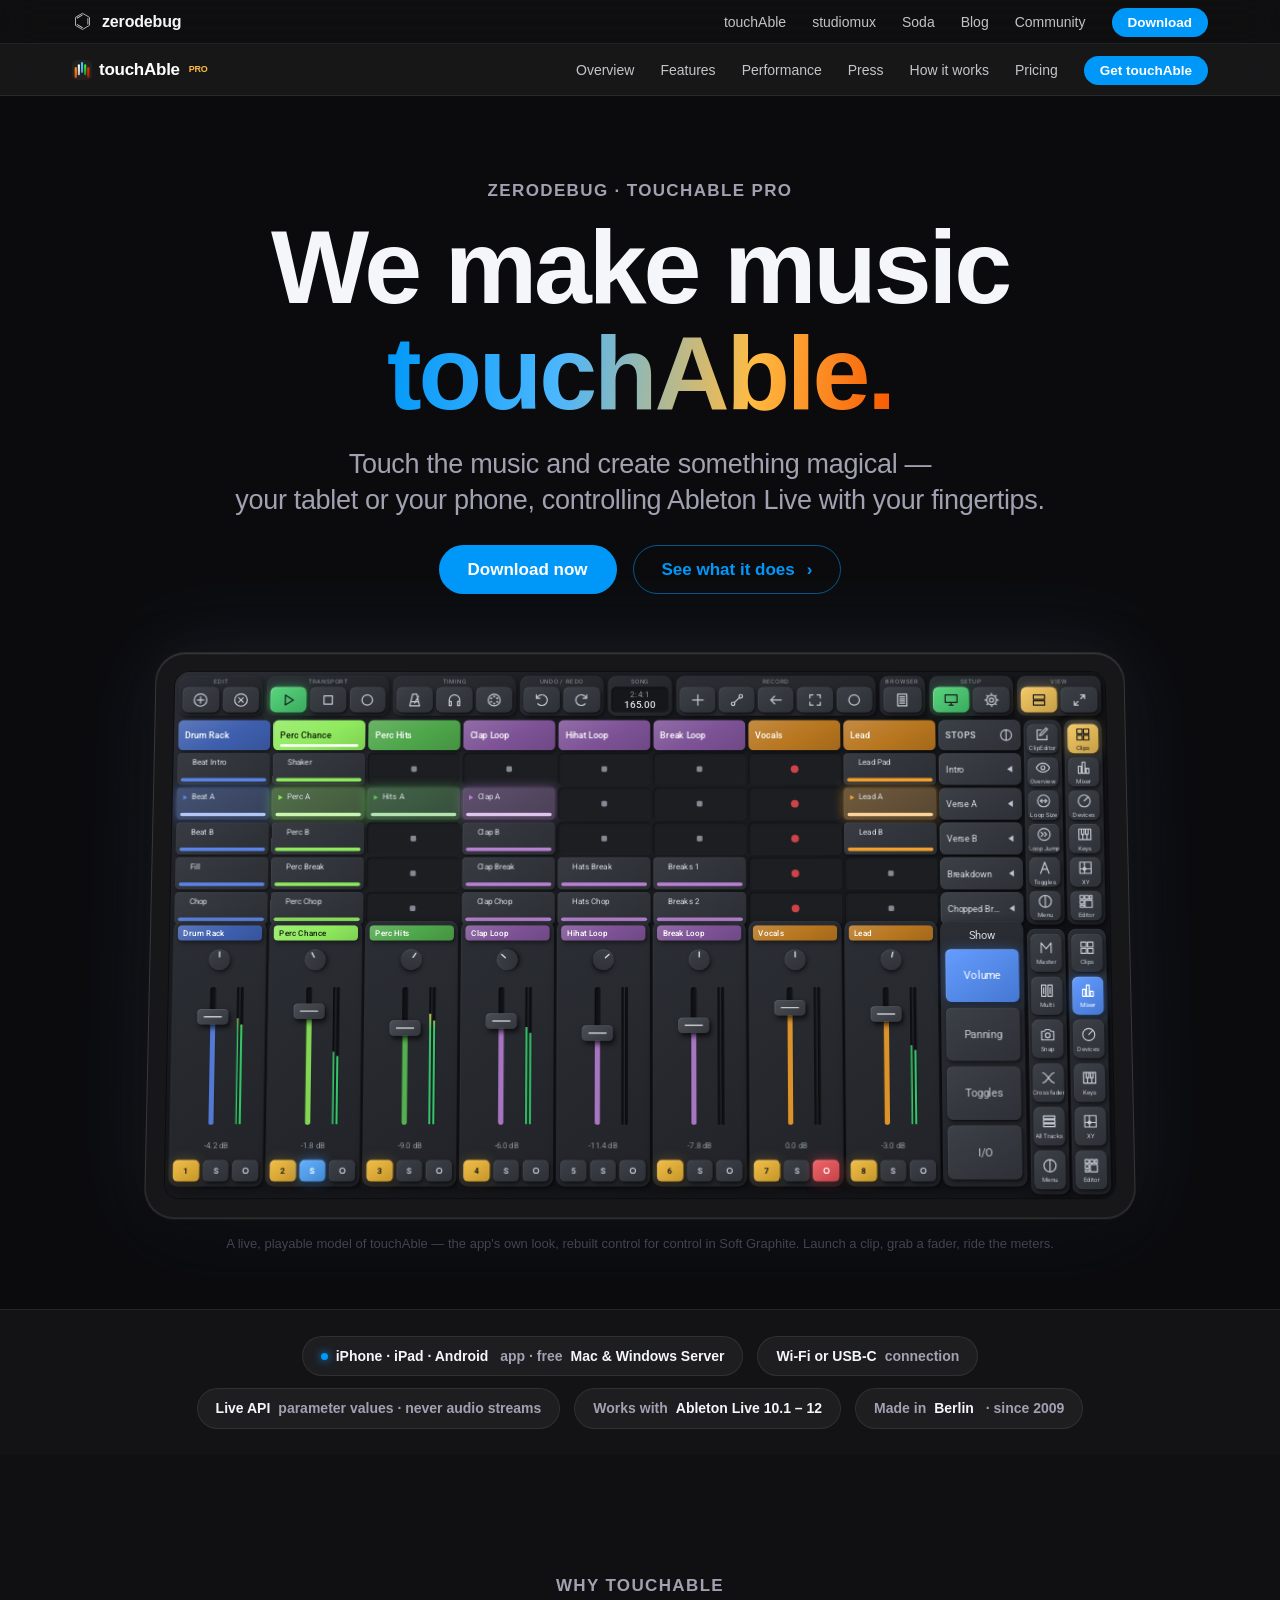
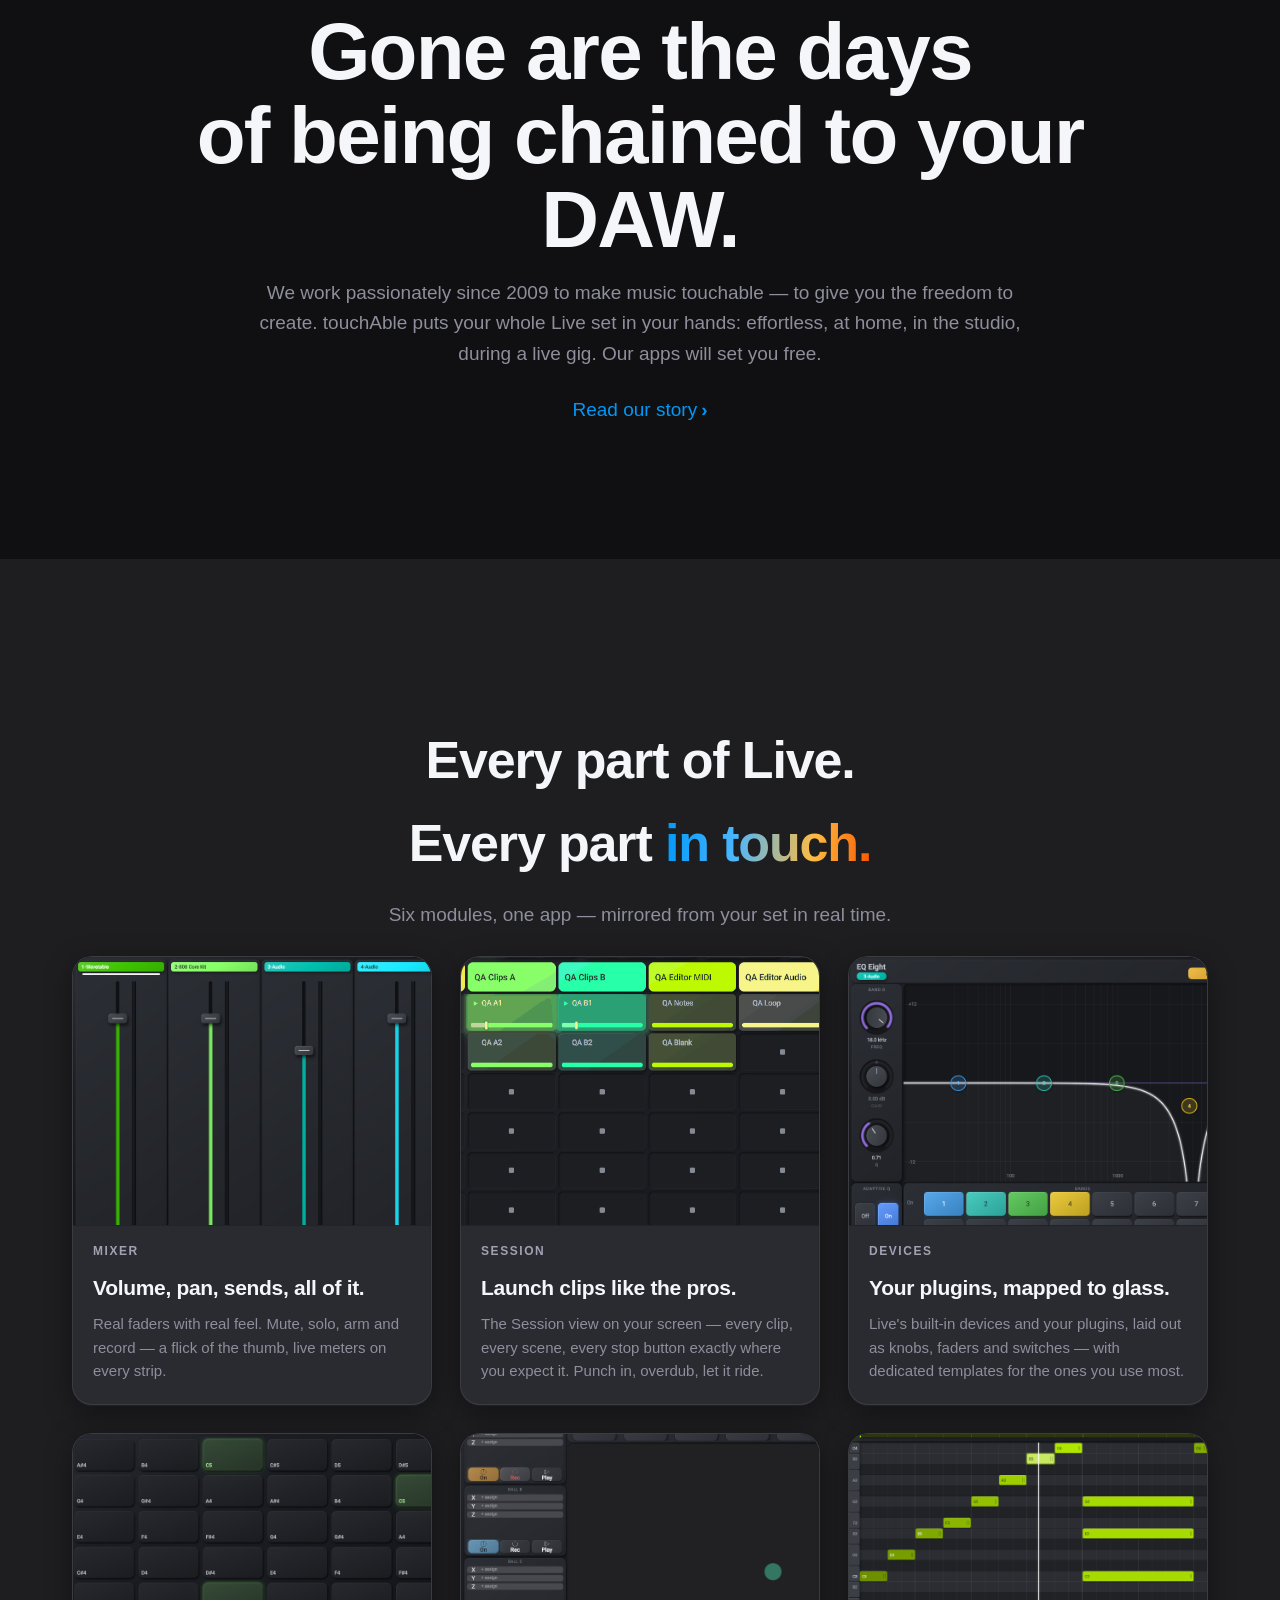
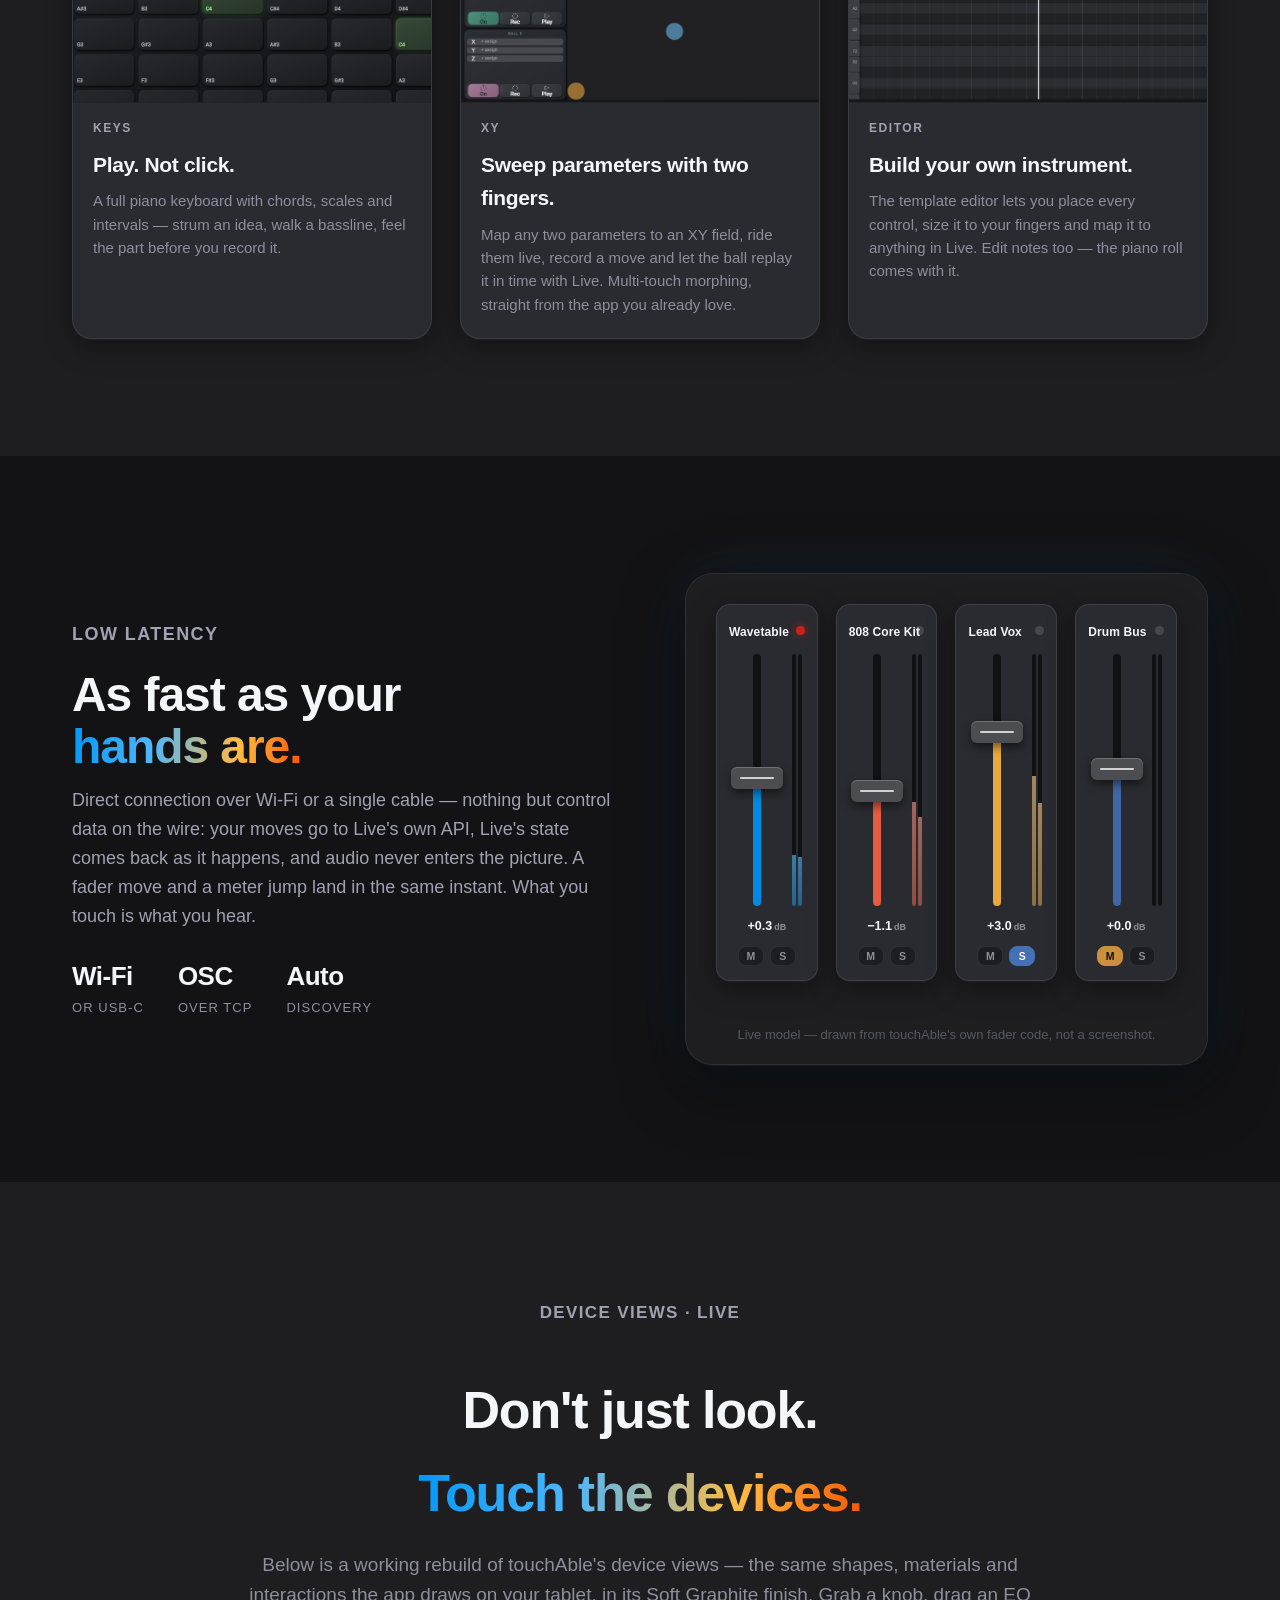
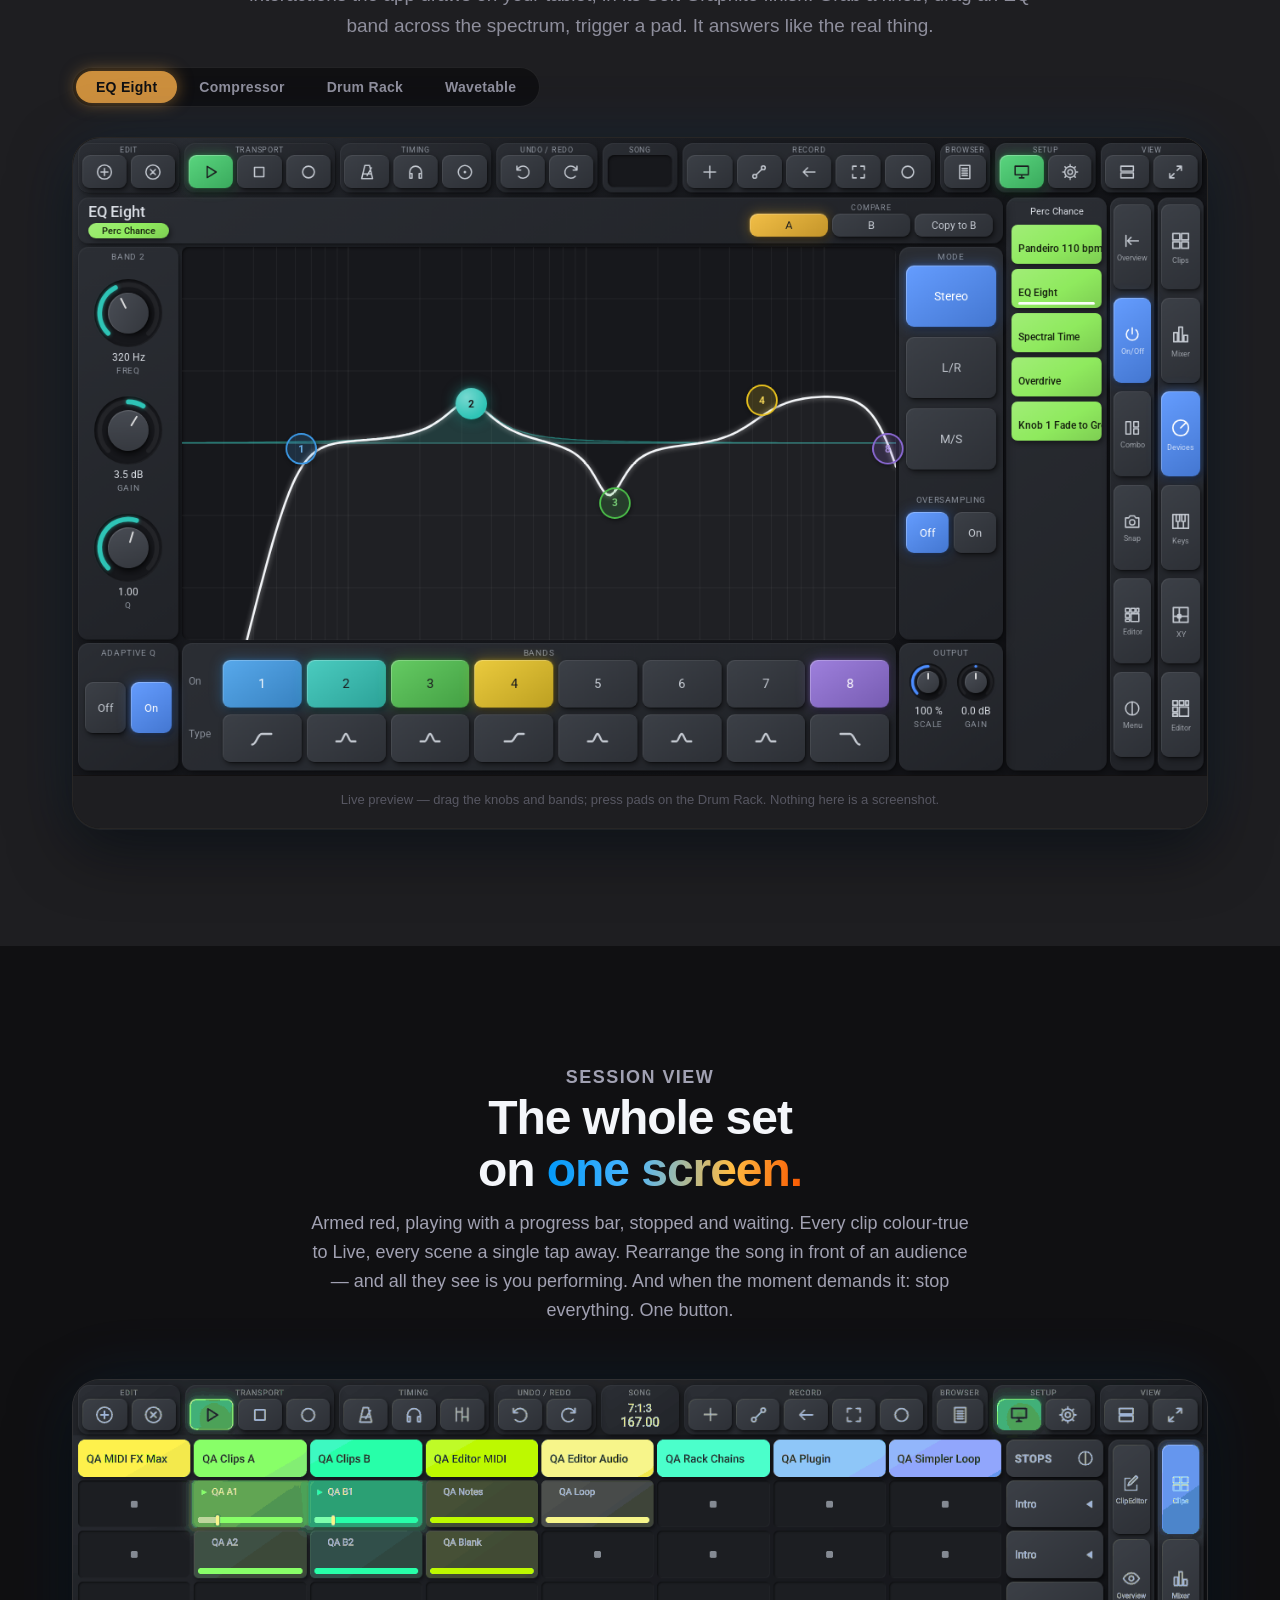
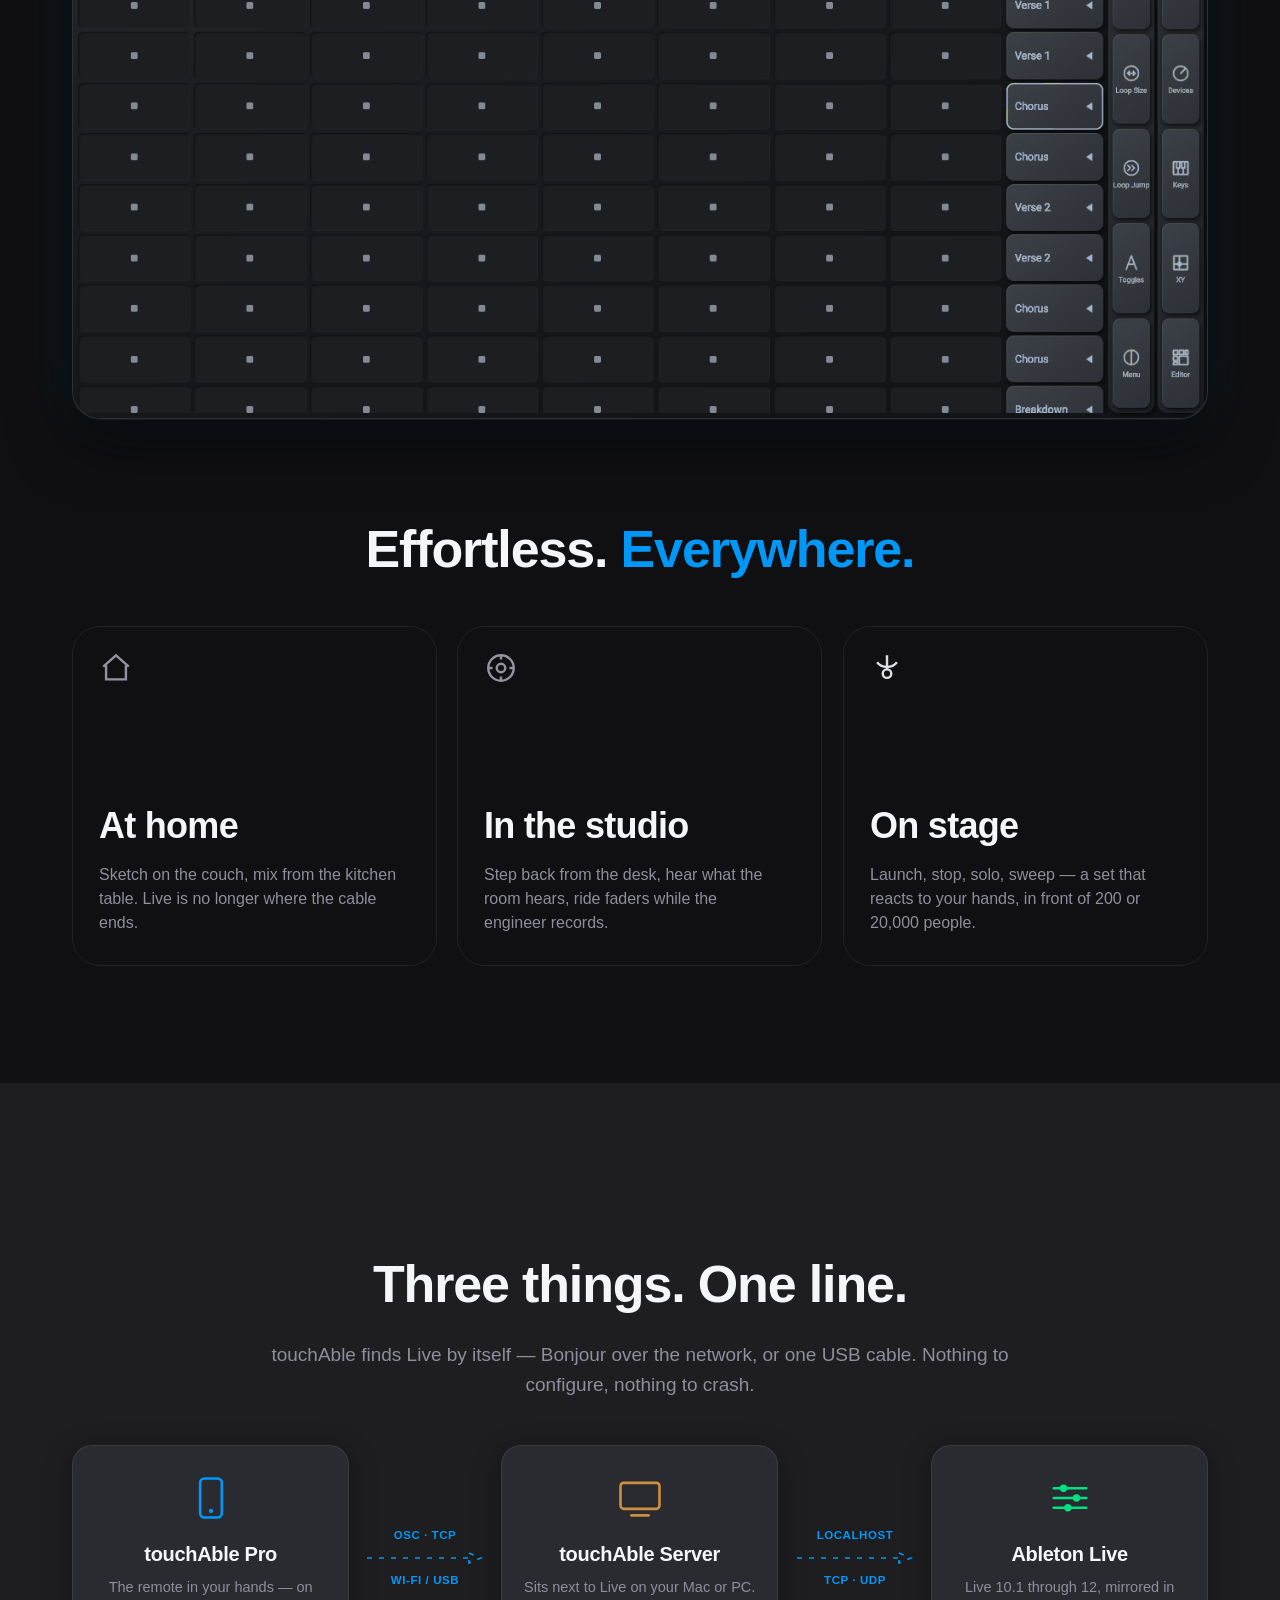
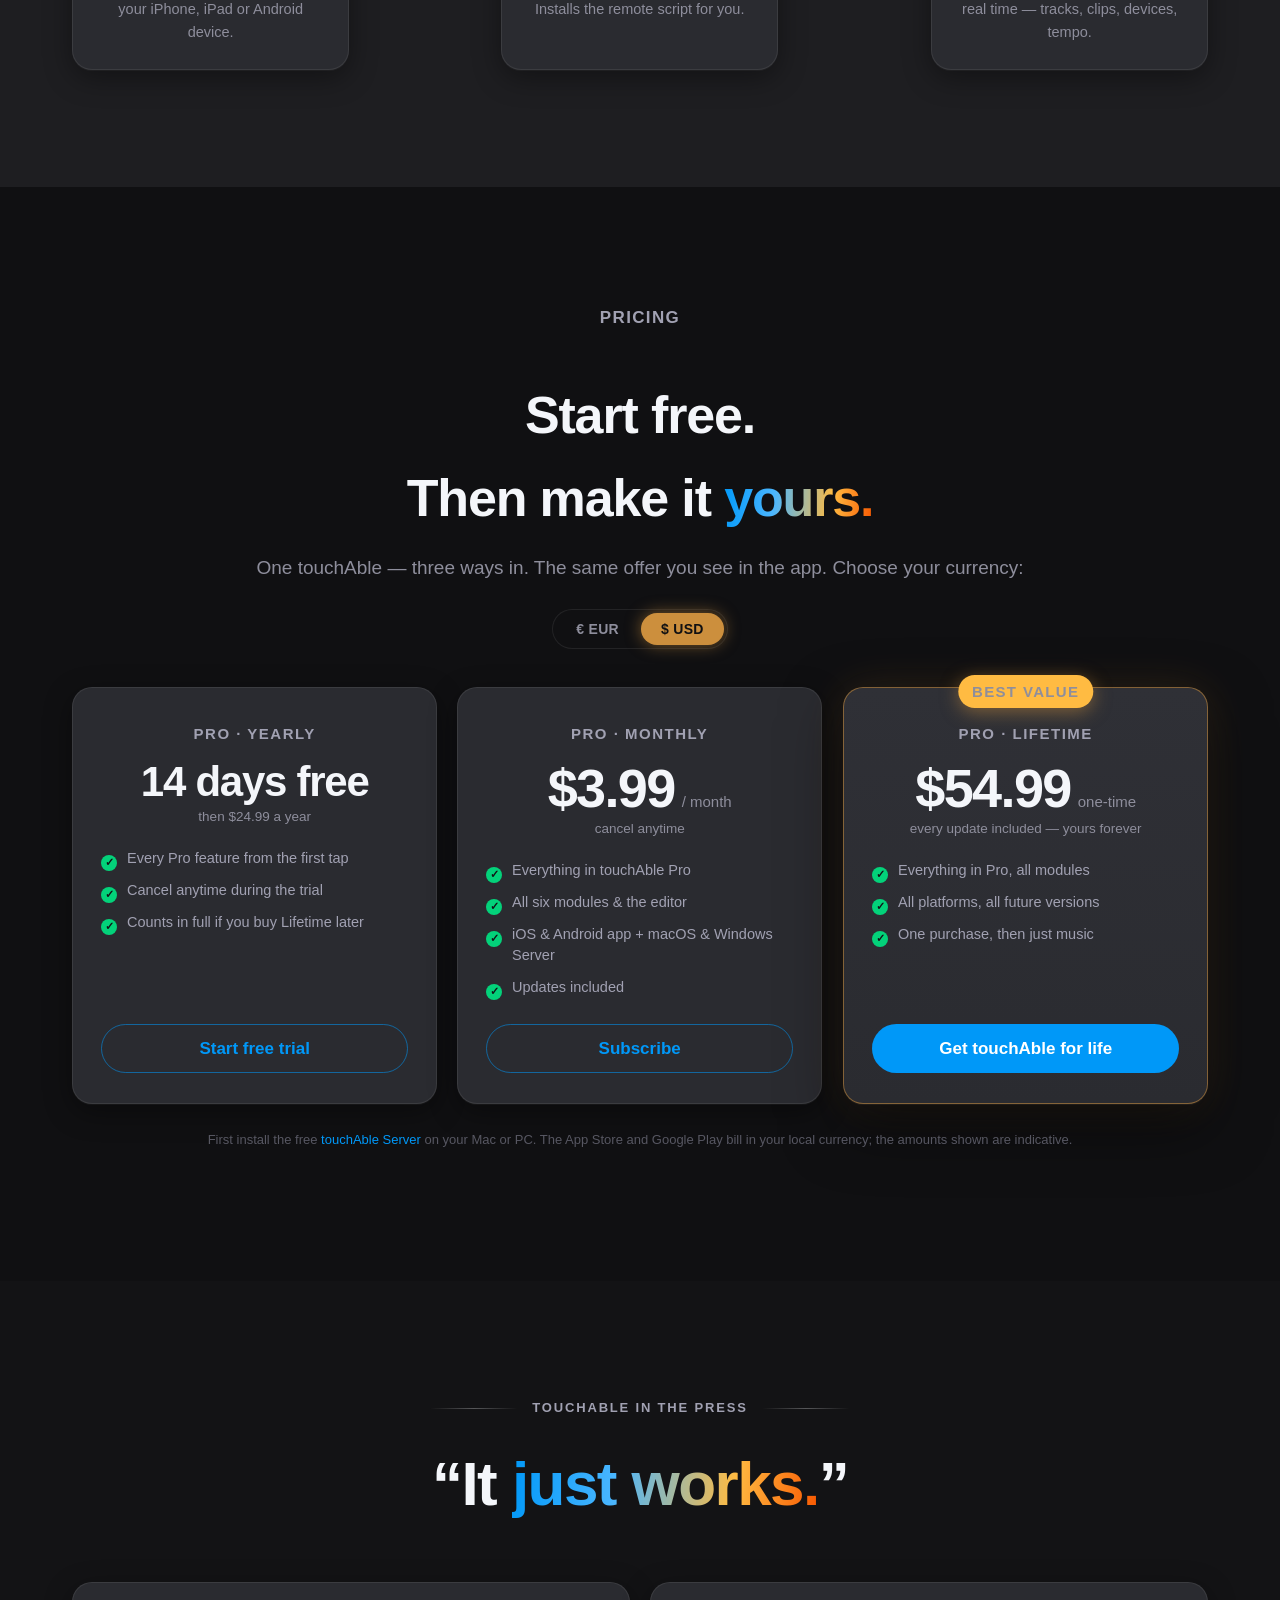
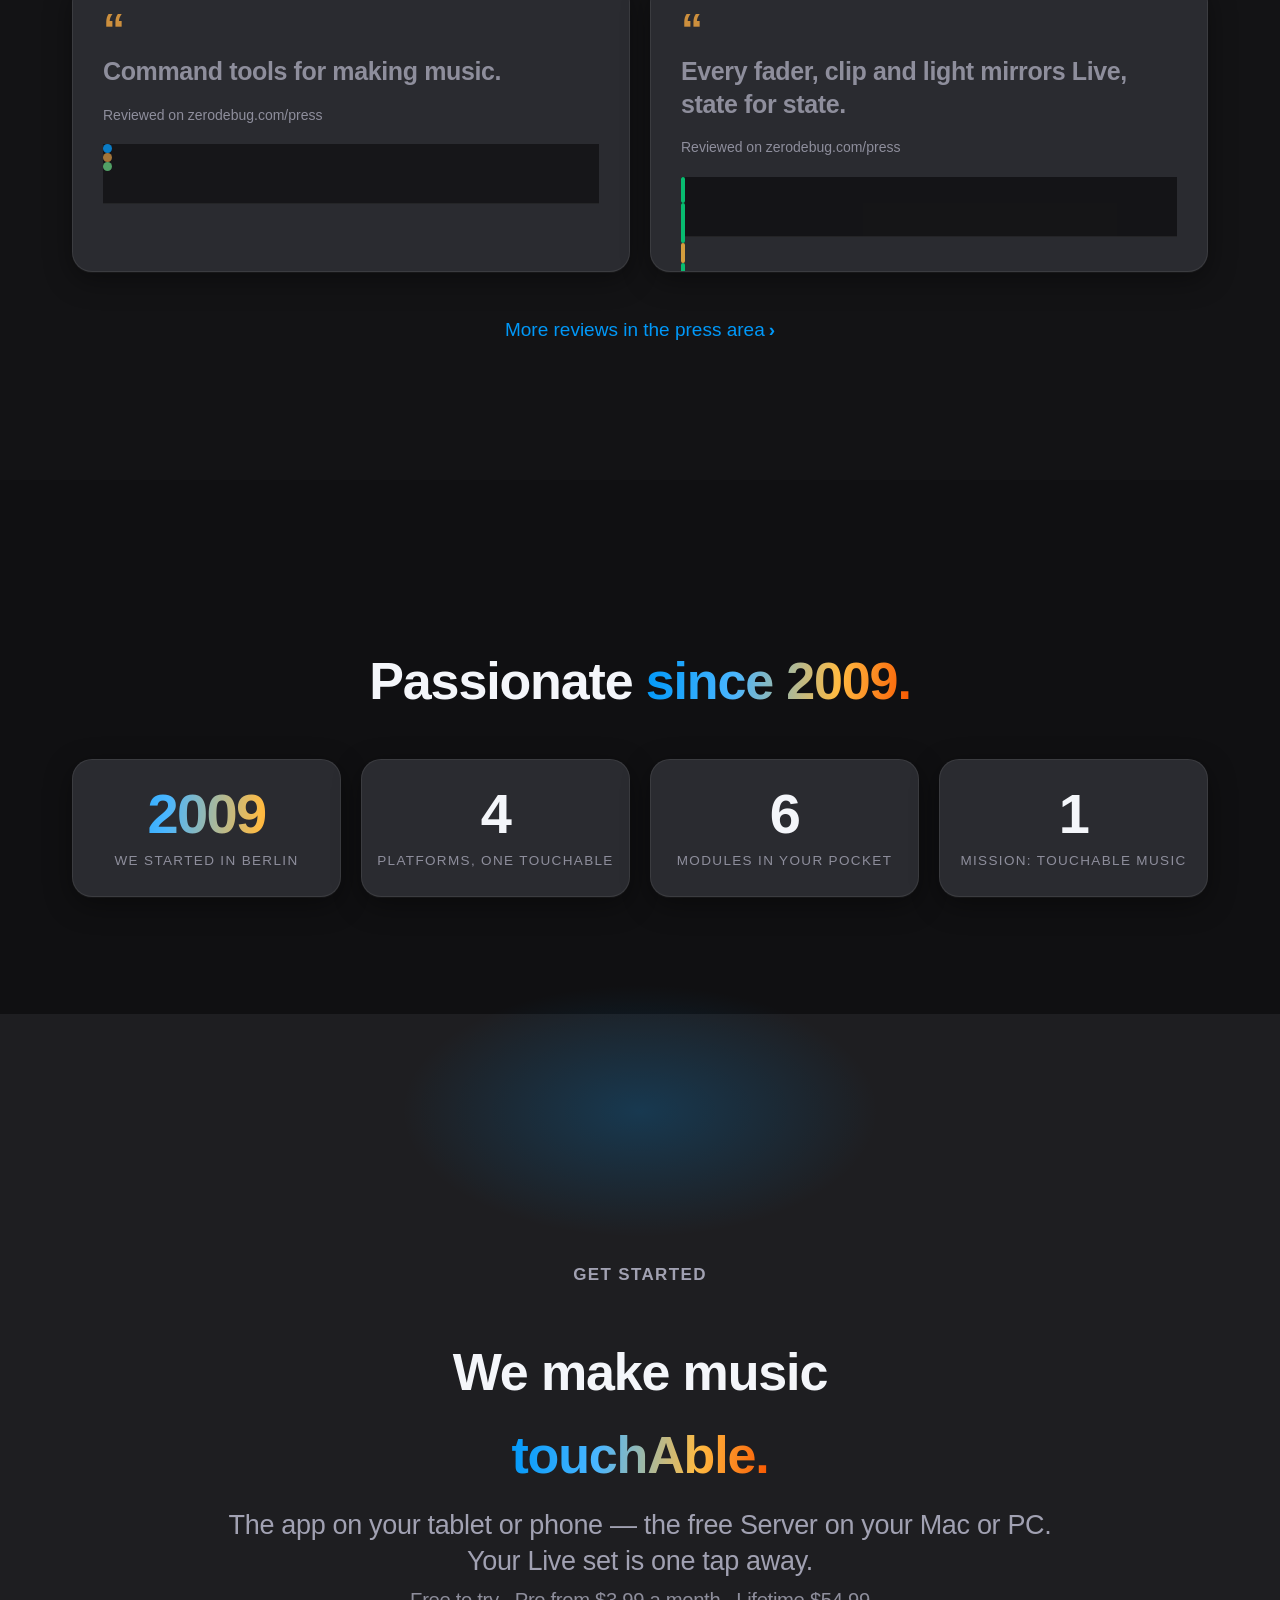
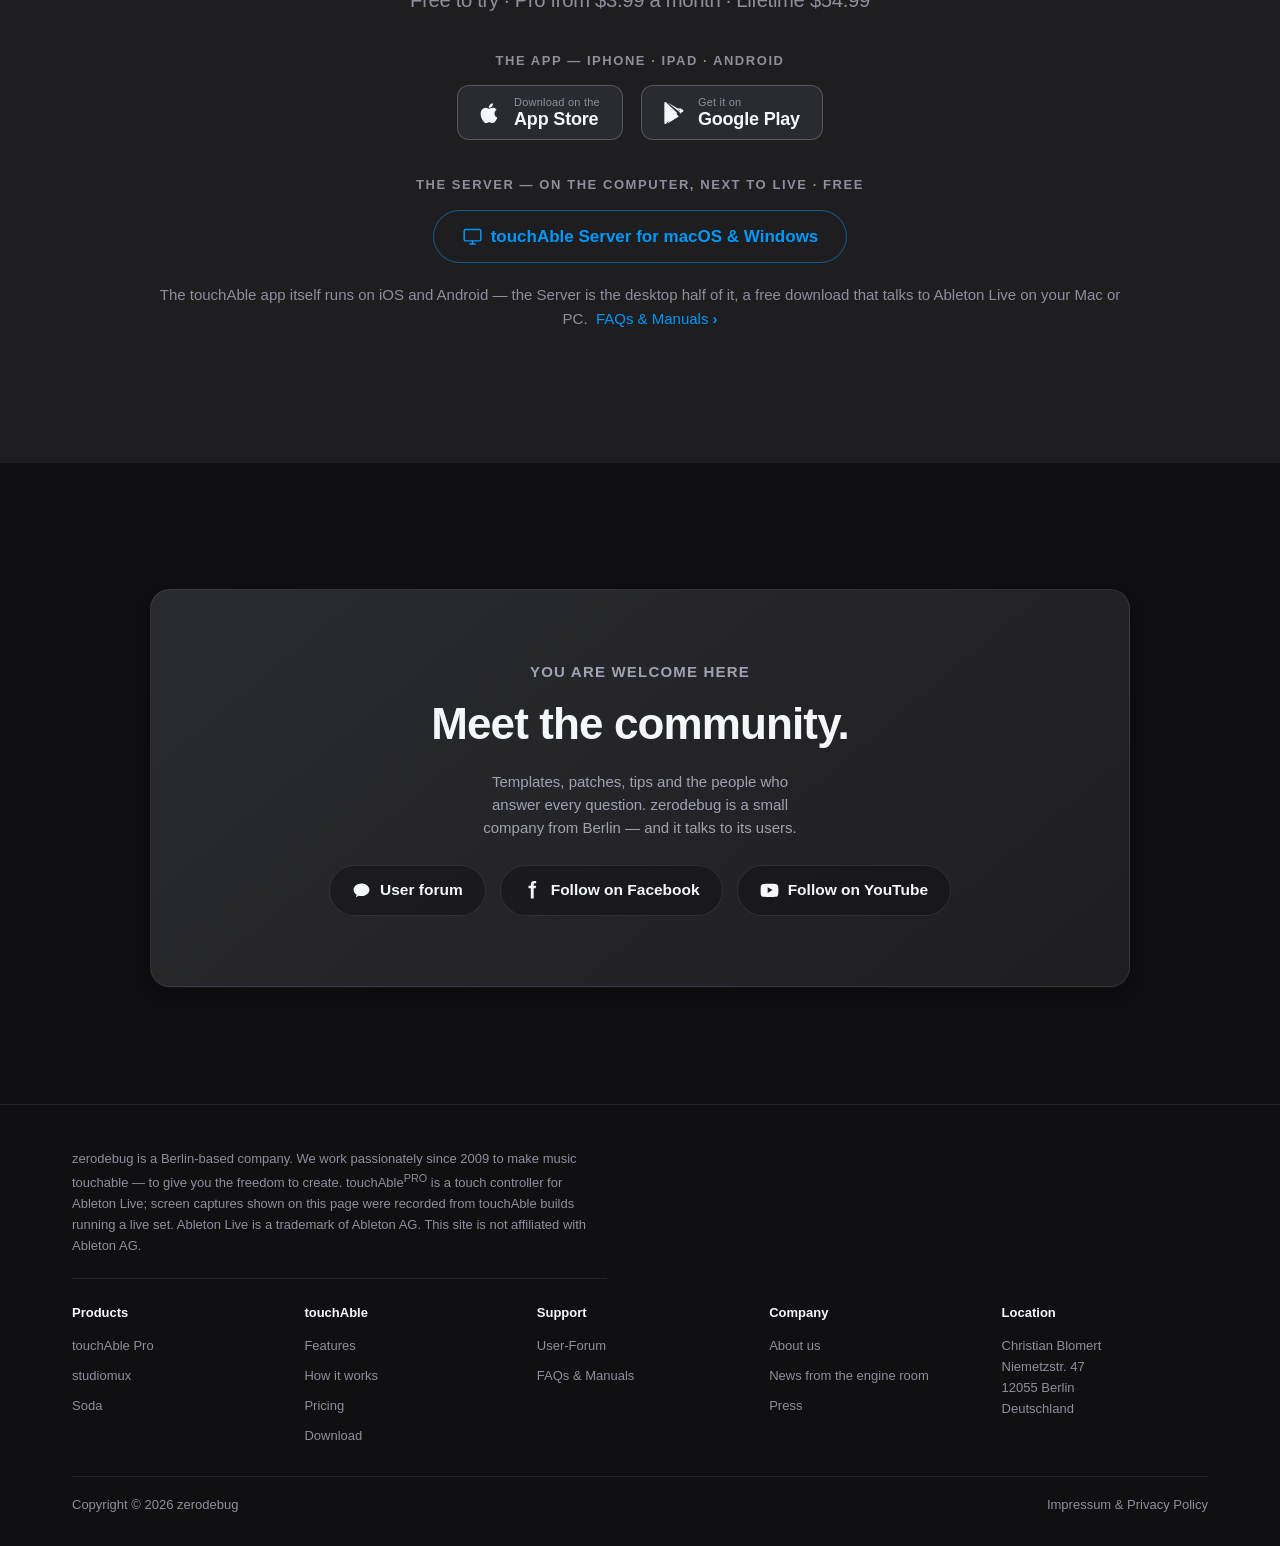
<file: index.html>
<!DOCTYPE html>
<html lang="en">
<head>
<meta charset="UTF-8">
<meta name="viewport" content="width=device-width, initial-scale=1.0">
<title>touchAble Pro — we make music touchAble · zerodebug</title>
<meta name="description" content="touchAble Pro turns your tablet or phone into a touch controller for Ableton Live. At home, in the studio, during a live gig — the whole set at your fingertips. By zerodebug, Berlin, since 2009.">
<meta name="theme-color" content="#0b0b0d">
<meta property="og:title" content="touchAble Pro — we make music touchAble">
<meta property="og:description" content="Touch the music and create something magical. Control Ableton Live with your fingertips.">
<meta property="og:type" content="website">
<meta property="og:image" content="assets/zerodebug-logo-favicon/zerodebug-logo-white-transparent-512.png">
<link rel="icon" href="assets/favicon/favicon.ico" sizes="16x16 32x32 48x48 64x64">
<link rel="icon" href="assets/favicon/favicon.svg" type="image/svg+xml" sizes="any">
<link rel="apple-touch-icon" href="assets/zerodebug-logo-favicon/apple-touch-icon.png" sizes="180x180">
<script>document.documentElement.classList.add("js")</script>
<link rel="stylesheet" href="css/zdb.css">
</head>
<body>

<!-- ======================= GLOBAL NAV ======================= -->
<nav class="nav-global" aria-label="Main">
  <div class="nav-inner">
    <a class="nav-brand" href="index.html">
      <svg class="nav-mark" viewBox="0 0 1254 1254" aria-hidden="true"><path d="M640.5 145.1 L1029.9 369.9 A28 28 0 0 1 1043.9 394.2 L1043.9 843.8 A28 28 0 0 1 1029.9 868.1 L640.5 1092.9 A28 28 0 0 1 612.5 1092.9 L223.1 868.1 A28 28 0 0 1 209.1 843.8 L209.1 394.2 A28 28 0 0 1 223.1 369.9 L612.5 145.1 A28 28 0 0 1 640.5 145.1 Z" fill="none" stroke="currentColor" stroke-width="42" stroke-linejoin="round"/><path d="M314.6 443.1 L634.6 255.1 A21 21 0 0 0 613.4 218.9 L293.4 406.9 A21 21 0 0 0 314.6 443.1 Z" fill="currentColor"/><path d="M929 438 L929 796 A21 21 0 0 0 971 796 L971 438 A21 21 0 0 0 929 438 Z" fill="currentColor"/><path d="M296.3 825.1 L609.3 1011.1 A21 21 0 0 0 630.7 974.9 L317.7 788.9 A21 21 0 0 0 296.3 825.1 Z" fill="currentColor"/></svg>
      zerodebug
    </a>
    <ul class="nav-links">
      <li><a href="#top">touchAble</a></li>
      <li><a href="studiomux.html">studiomux</a></li>
      <li><a href="soda.html">Soda</a></li>
      <li><a href="https://zerodebug.com" rel="noopener">Blog</a></li>
      <li><a href="#community">Community</a></li>
      <li><a href="#download" class="nav-cta" id="nav-cta">Download</a></li>
    </ul>
  </div>
</nav>

<!-- ======================= PRODUCT SUB-NAV ======================= -->
<nav class="nav-sub" id="nav-sub" aria-label="Product">
  <div class="nav-inner">
    <a class="nav-brand-sub" href="#top"><img class="nav-ta-icon" src="assets/brand/touchable-app-icon.png" alt="" width="20" height="20">touchAble <sup>PRO</sup></a>
    <ul class="nav-links">
      <li><a href="#freedom">Overview</a></li>
      <li><a href="#features">Features</a></li>
      <li><a href="#perform">Performance</a></li>
      <li><a href="#press">Press</a></li>
      <li><a href="#how">How it works</a></li>
      <li><a href="#pricing">Pricing</a></li>
      <li><a href="#download" class="nav-cta">Get touchAble</a></li>
    </ul>
  </div>
</nav>

<main id="top">

<!-- ======================= HERO ======================= -->
<header class="hero sect">
  <div class="hero-glow" aria-hidden="true"></div>
  <div class="wrap">
    <p class="eyebrow reveal">zerodebug&nbsp;·&nbsp;touchAble Pro</p>
    <h1 class="reveal" style="--rd:.06s">We make music<br><span class="grad-text">touchAble.</span></h1>
    <p class="subhead reveal" style="--rd:.12s">Touch the music and create something magical —<br>your tablet or your phone, controlling Ableton Live with your fingertips.</p>
    <div class="btn-row reveal" style="--rd:.18s">
      <a class="btn btn-primary" href="#download">Download now</a>
      <a class="btn btn-ghost" href="#features">See what it does<span class="chev"></span></a>
    </div>

    <!-- the product shot: captured from touchAble running a live set -->
    <figure class="device-stage reveal" style="--rd:.24s;margin:0">
      <div class="device">
        <div class="device-screen">
        <img class="hero-still" src="assets/screens/clips-mixer.png" width="1334" height="750"
             alt="touchAble on the iPad: the Session view with clips playing above, the mixer below — faders, meters and the transport running.">
        <iframe class="hero-live" src="demos/Main.dc.html" scrolling="no"
             title="A live, interactive model of touchAble — launch a clip, move a fader, ride the meters, all working right here."></iframe>
        </div>
      </div>
      <figcaption class="shot-note">A live, playable model of touchAble &mdash; the app's own look, rebuilt control for control in Soft&nbsp;Graphite. Launch a clip, grab a fader, ride the meters.</figcaption>
    </figure>
  </div>
</header>

<!-- ======================= PLATFORM RIBBON ======================= -->
<div class="ribbon reveal">
  <div class="wrap">
    <span class="chip"><span class="dot"></span><b>iPhone&nbsp;· iPad&nbsp;· Android</b>&nbsp;app&nbsp;· free <b>Mac &amp; Windows Server</b></span>
    <span class="chip"><b>Wi‑Fi or USB‑C</b> connection</span>
    <span class="chip"><b>Live&nbsp;API</b> parameter values · never audio streams</span>
    <span class="chip">Works with <b>Ableton Live&nbsp;10.1&nbsp;–&nbsp;12</b></span>
    <span class="chip">Made in <b>Berlin</b>&nbsp;· since&nbsp;2009</span>
  </div>
</div>

<!-- ======================= FREEDOM STORY ======================= -->
<section class="sect sect-strip" id="freedom">
  <div class="wrap center">
    <p class="eyebrow reveal">Why touchAble</p>
    <h2 class="headline reveal" style="--rd:.06s">Gone are the days<br>of being chained to your DAW.</h2>
    <p class="lede reveal" style="--rd:.12s">
      We work passionately since 2009 to make music touchable — to give you the freedom
      to create. touchAble puts your whole Live set in your hands: effortless, at home,
      in the studio, during a live gig. Our apps will set you&nbsp;free.
    </p>
    <p class="reveal" style="--rd:.18s">
      <a class="link-more chev" href="https://zerodebug.com" rel="noopener">Read our story</a>
    </p>
  </div>
</section>

<!-- ======================= FEATURES GRID ======================= -->
<section class="sect sect-module" id="features">
  <div class="wrap-wide">
    <div class="center">
      <h2 class="headline--md reveal" style="margin-bottom:14px;font-weight:700;letter-spacing:-0.022em;">Every part of Live.<br>Every part <span class="grad-text">in touch.</span></h2>
      <p class="lede reveal" style="--rd:.06s">Six modules, one app — mirrored from your set in real time.</p>
    </div>

    <div class="grid-3" style="margin-top:26px">
      <article class="card reveal">
        <div class="shot">
          <img src="assets/screens/card-mixer.png" width="840" height="630" loading="lazy"
               alt="The touchAble mixer: four track strips with colour-coded volume faders and meters">
        </div>
        <div class="card-body">
          <span class="caption" style="padding:0 0 10px;justify-content:flex-start;max-width:none">Mixer</span>
          <h3>Volume, pan, sends, all of it.</h3>
          <p>Real faders with real feel. Mute, solo, arm and record — a flick of the thumb, live meters on every strip.</p>
        </div>
      </article>

      <article class="card reveal" style="--rd:.08s">
        <div class="shot">
          <img src="assets/screens/card-session.png" width="840" height="630" loading="lazy"
               alt="The touchAble Session view: colour-coded clips, two playing with progress bars, scene column on the right">
        </div>
        <div class="card-body">
          <span class="caption" style="padding:0 0 10px;justify-content:flex-start;max-width:none">Session</span>
          <h3>Launch clips like the pros.</h3>
          <p>The Session view on your screen — every clip, every scene, every stop button exactly where you expect it. Punch in, overdub, let it ride.</p>
        </div>
      </article>

      <article class="card reveal" style="--rd:.16s">
        <div class="shot">
          <img src="assets/screens/card-devices.png" width="840" height="630" loading="lazy"
               alt="Ableton's EQ Eight as laid out by touchAble: curve display with four coloured band nodes and large band keys">
        </div>
        <div class="card-body">
          <span class="caption" style="padding:0 0 10px;justify-content:flex-start;max-width:none">Devices</span>
          <h3>Your plugins, mapped to glass.</h3>
          <p>Live's built‑in devices and your plugins, laid out as knobs, faders and switches — with dedicated templates for the ones you use most.</p>
        </div>
      </article>

      <article class="card reveal" style="--rd:.08s">
        <div class="shot">
          <img src="assets/screens/card-keys.png" width="840" height="630" loading="lazy"
               alt="touchAble's isomorphic key layout: a grid of pads with the C notes lit up in green">
        </div>
        <div class="card-body">
          <span class="caption" style="padding:0 0 10px;justify-content:flex-start;max-width:none">Keys</span>
          <h3>Play. Not click.</h3>
          <p>A full piano keyboard with chords, scales and intervals — strum an idea, walk a bassline, feel the part before you record it.</p>
        </div>
      </article>

      <article class="card reveal" style="--rd:.16s">
        <div class="shot">
          <img src="assets/screens/card-xy.png" width="840" height="630" loading="lazy"
               alt="touchAble's XY pad with four coloured touch balls and their parameter assignments">
        </div>
        <div class="card-body">
          <span class="caption" style="padding:0 0 10px;justify-content:flex-start;max-width:none">XY</span>
          <h3>Sweep parameters with two fingers.</h3>
          <p>Map any two parameters to an XY field, ride them live, record a move and let the ball replay it in time with Live. Multi‑touch morphing, straight from the app you already love.</p>
        </div>
      </article>

      <article class="card reveal" style="--rd:.24s">
        <div class="shot">
          <img src="assets/screens/card-editor.png" width="840" height="630" loading="lazy"
               alt="touchAble's MIDI clip editor: a piano roll with green notes and a piano keyboard on the left">
        </div>
        <div class="card-body">
          <span class="caption" style="padding:0 0 10px;justify-content:flex-start;max-width:none">Editor</span>
          <h3>Build your own instrument.</h3>
          <p>The template editor lets you place every control, size it to your fingers and map it to anything in Live. Edit notes too — the piano roll comes with it.</p>
        </div>
      </article>
    </div>
  </div>
</section>

<!-- ======================= SHOWCASE: MIXER ======================= -->
<section class="sect sect-bar" id="lowlatency">
  <div class="wrap-wide">
    <div class="showcase">
      <div class="copy reveal">
        <p class="eyebrow">Low latency</p>
        <h2>As fast as your<br><span class="grad-text">hands are.</span></h2>
        <p>Direct connection over Wi‑Fi or a single cable — nothing but control data on the wire: your moves go to Live's own API, Live's state comes back as it happens, and audio never enters the picture. A fader move and a meter jump land in the same instant. What you touch is what you&nbsp;hear.</p>
        <div class="kv">
          <div><b>Wi‑Fi</b><span>or USB‑C</span></div>
          <div><b>OSC</b><span>over TCP</span></div>
          <div><b>Auto</b><span>discovery</span></div>
        </div>
      </div>
      <figure class="big-frame reveal" style="--rd:.12s;margin:0">
        <!-- live model of the touchAble mixer — every shape and colour below is
             lifted from the app's own drawing code: the groove, cap and meter
             geometry from TATokens.cpp (fader.groove.*, fader.cap.*, meter.*)
             and the level behaviour from TAVolumeView.cpp (sqrt meter, 85 %
             hot zone, decay, muted meters at 7 %). -->
        <div class="live-mixer" role="img"
             aria-label="A live model of the touchAble mixer: four track strips with faders moving and meters reacting, exactly as in the app.">
          <div class="lm-strip" style="--trk:#0098f8;--v:.62;--m:.55;--mr:.6">
            <div class="lm-head"><span class="lm-name">Wavetable</span><span class="lm-arm lit"></span></div>
            <div class="lm-ctl">
              <div class="lm-fader">
                <div class="lm-groove"><div class="lm-fill"></div></div>
                <div class="lm-cap"><span class="lm-grip"></span></div>
              </div>
              <div class="lm-meter">
                <span class="lm-bar"><i class="lm-lit"></i></span>
                <span class="lm-bar"><i class="lm-lit"></i></span>
              </div>
            </div>
            <div class="lm-val">+1.5<span>dB</span></div>
            <div class="lm-keys"><span class="lm-key">M</span><span class="lm-key">S</span></div>
          </div>
          <div class="lm-strip" style="--trk:#ff6542;--v:.45;--m:.7;--mr:.66">
            <div class="lm-head"><span class="lm-name">808 Core Kit</span><span class="lm-arm"></span></div>
            <div class="lm-ctl">
              <div class="lm-fader">
                <div class="lm-groove"><div class="lm-fill"></div></div>
                <div class="lm-cap"><span class="lm-grip"></span></div>
              </div>
              <div class="lm-meter">
                <span class="lm-bar"><i class="lm-lit"></i></span>
                <span class="lm-bar"><i class="lm-lit"></i></span>
              </div>
            </div>
            <div class="lm-val">-2.0<span>dB</span></div>
            <div class="lm-keys"><span class="lm-key">M</span><span class="lm-key">S</span></div>
          </div>
          <div class="lm-strip" style="--trk:#ffbb42;--v:.71;--m:.82;--mr:.5">
            <div class="lm-head"><span class="lm-name">Lead Vox</span><span class="lm-arm"></span></div>
            <div class="lm-ctl">
              <div class="lm-fader">
                <div class="lm-groove"><div class="lm-fill"></div></div>
                <div class="lm-cap"><span class="lm-grip"></span></div>
              </div>
              <div class="lm-meter">
                <span class="lm-bar"><i class="lm-lit"></i></span>
                <span class="lm-bar"><i class="lm-lit"></i></span>
              </div>
            </div>
            <div class="lm-val">+3.0<span>dB</span></div>
            <div class="lm-keys"><span class="lm-key">M</span><span class="lm-key lit-so">S</span></div>
          </div>
          <div class="lm-strip lm-muted" style="--trk:#4570b5;--v:.55;--m:0;--mr:0">
            <div class="lm-head"><span class="lm-name">Drum Bus</span><span class="lm-arm"></span></div>
            <div class="lm-ctl">
              <div class="lm-fader">
                <div class="lm-groove"><div class="lm-fill"></div></div>
                <div class="lm-cap"><span class="lm-grip"></span></div>
              </div>
              <div class="lm-meter">
                <span class="lm-bar"><i class="lm-lit"></i></span>
                <span class="lm-bar"><i class="lm-lit"></i></span>
              </div>
            </div>
            <div class="lm-val">+0.0<span>dB</span></div>
            <div class="lm-keys"><span class="lm-key lit-mi">M</span><span class="lm-key">S</span></div>
          </div>
        </div>
        <figcaption class="lm-note">Live model — drawn from touchAble's own fader code, not a screenshot.</figcaption>
      </figure>
    </div>
  </div>
</section>

<!-- ======================= INSTRUMENTS: LIVE ======================= -->
<section class="sect sect-module" id="instruments">
  <div class="wrap-wide">
    <div class="center">
      <p class="eyebrow reveal">Device views · live</p>
      <h2 class="headline--md reveal" style="margin-bottom:14px;font-weight:700;letter-spacing:-0.022em">Don't just look.<br><span class="grad-text">Touch the devices.</span></h2>
      <p class="lede reveal" style="--rd:.06s">Below is a working rebuild of touchAble's device views — the same shapes, materials and
        interactions the app draws on your tablet, in its Soft Graphite finish. Grab a knob, drag an EQ band
        across the spectrum, trigger a pad. It answers like the real thing.</p>
    </div>
    <div class="seg seg--dev reveal" style="--rd:.12s" role="group" aria-label="Choose a device to play with">
      <button data-dev="Eq8Dev" aria-pressed="true">EQ Eight</button>
      <button data-dev="CompressorDev" aria-pressed="false">Compressor</button>
      <button data-dev="DrumRackDev" aria-pressed="false">Drum Rack</button>
      <button data-dev="WavetableDev" aria-pressed="false">Wavetable</button>
    </div>
    <figure class="big-frame big-frame-dev reveal" style="--rd:.18s;margin:0">
      <!-- live iframes are attached by js/zdb.js — each demos/*.dc.html is the device view
           rendered at the app's native 1334 × 750 and scaled to this stage, so a drag of
           the mouse moves the knob exactly as a finger would on the tablet -->
      <div class="dev-stage" id="devstage">
        <img class="dev-fallback" src="assets/screens/device-eq8.png" width="1334" height="750" loading="lazy"
             alt="touchAble's EQ Eight: eight draggable bands over the spectrum display, device controls in the app's Soft Graphite look.">
      </div>
      <figcaption class="lm-note">Live preview — drag the knobs and bands; press pads on the Drum Rack. Nothing here is a screenshot.</figcaption>
    </figure>
  </div>
</section>

<!-- ======================= SHOWCASE: SESSION ======================= -->
<section class="sect sect-strip" id="perform">
  <div class="wrap-wide">
    <div class="showcase-full">
      <div class="copy center reveal">
        <p class="eyebrow">Session view</p>
        <h2>The whole set<br>on <span class="grad-text">one screen.</span></h2>
        <p>Armed red, playing with a progress bar, stopped and waiting. Every clip colour‑true to Live, every scene a single tap away. Rearrange the song in front of an audience — and all they see is you performing. And when the moment demands it: stop everything. One&nbsp;button.</p>
      </div>
      <figure class="big-frame big-frame-wide reveal" style="--rd:.12s;margin:0">
        <img src="assets/screens/clips-mixer.png" width="1334" height="750" loading="lazy"
             alt="touchAble's Session view: track headers in their Live colours, clips in lanes, playing clips showing their position, the scene column at the right">
      </figure>
    </div>

    <!-- three stage tiles -->
    <div style="margin-top:clamp(70px,10vh,120px)">
      <h2 class="headline--md center reveal" style="margin-bottom:34px;font-weight:700;letter-spacing:-0.022em">Effortless. <span class="blue-text">Everywhere.</span></h2>
      <div class="grid-3">
        <div class="stage-tile tile-home reveal">
          <svg class="glyph" viewBox="0 0 24 24" fill="none" stroke="#a1a1b2" stroke-width="1.7"><path d="M3 11 12 3l9 8"/><path d="M5 10v10h14V10"/></svg>
          <h3>At home</h3>
          <p>Sketch on the couch, mix from the kitchen table. Live is no longer where the cable ends.</p>
        </div>
        <div class="stage-tile tile-studio reveal" style="--rd:.1s">
          <svg class="glyph" viewBox="0 0 24 24" fill="none" stroke="#a1a1b2" stroke-width="1.7"><circle cx="12" cy="12" r="9"/><circle cx="12" cy="12" r="3"/><path d="M12 3v3M21 12h-3M12 21v-3M3 12h3"/></svg>
          <h3>In the studio</h3>
          <p>Step back from the desk, hear what the room hears, ride faders while the engineer&nbsp;records.</p>
        </div>
        <div class="stage-tile tile-stage reveal" style="--rd:.2s">
          <svg class="glyph" viewBox="0 0 24 24" fill="none" stroke="#f4f6fa" stroke-width="1.7"><path d="M12 3v10"/><circle cx="12" cy="16" r="3"/><path d="M5 8a9 9 0 0 0 14 0"/></svg>
          <h3>On stage</h3>
          <p>Launch, stop, solo, sweep — a set that reacts to your hands, in front of 200 or 20,000&nbsp;people.</p>
        </div>
      </div>
    </div>
  </div>
</section>

<!-- ======================= HOW IT WORKS ======================= -->
<section class="sect sect-module" id="how">
  <div class="wrap-wide">
    <div class="center">
      <h2 class="headline--md reveal" style="margin-bottom:14px;font-weight:700;letter-spacing:-0.022em">Three things. One line.</h2>
      <p class="lede reveal" style="--rd:.06s">touchAble finds Live by itself — Bonjour over the network, or one USB cable. Nothing to configure, nothing to&nbsp;crash.</p>
    </div>
    <div class="chain" style="margin-top:44px">
      <div class="card node reveal">
        <svg width="52" height="52" viewBox="0 0 48 48" fill="none" style="margin-inline:auto"><rect x="14" y="6" width="20" height="36" rx="4" stroke="#0098f8" stroke-width="2.4"/><circle cx="24" cy="36" r="2" fill="#0098f8"/></svg>
        <h3>touchAble Pro</h3>
        <p>The remote in your hands — on your iPhone, iPad or Android device.</p>
      </div>
      <div class="chain arrow reveal" style="--rd:.08s">
        <span>OSC · TCP</span>
        <svg width="120" height="14" viewBox="0 0 120 14"><path d="M2 7h104"/><path d="m104 2 12 5-12 5Z" fill="#0098f8" stroke="none"/></svg>
        <span>Wi‑Fi / USB</span>
      </div>
      <div class="card node reveal" style="--rd:.12s">
        <svg width="52" height="52" viewBox="0 0 48 48" fill="none" style="margin-inline:auto"><rect x="6" y="10" width="36" height="24" rx="3" stroke="#cc8f3d" stroke-width="2.4"/><path d="M16 40h16" stroke="#cc8f3d" stroke-width="2.4" stroke-linecap="round"/></svg>
        <h3>touchAble Server</h3>
        <p>Sits next to Live on your Mac or PC. Installs the remote script for you.</p>
      </div>
      <div class="chain arrow reveal" style="--rd:.16s">
        <span>localhost</span>
        <svg width="120" height="14" viewBox="0 0 120 14"><path d="M2 7h104"/><path d="m104 2 12 5-12 5Z" fill="#0098f8" stroke="none"/></svg>
        <span>TCP · UDP</span>
      </div>
      <div class="card node reveal" style="--rd:.2s">
        <svg width="52" height="52" viewBox="0 0 48 48" fill="none" style="margin-inline:auto"><path d="M9 15h30M9 24h30M9 33h30" stroke="#00e181" stroke-width="2.4" stroke-linecap="round"/><circle cx="18" cy="15" r="3.4" fill="#00e181"/><circle cx="30" cy="24" r="3.4" fill="#00e181"/><circle cx="22" cy="33" r="3.4" fill="#00e181"/></svg>
        <h3>Ableton Live</h3>
        <p>Live 10.1 through 12, mirrored in real time — tracks, clips, devices, tempo.</p>
      </div>
    </div>
  </div>
</section>

<!-- ======================= PRICING ======================= -->
<section class="sect sect-strip" id="pricing">
  <div class="wrap-wide">
    <div class="center">
      <p class="eyebrow reveal">Pricing</p>
      <h2 class="headline--md reveal" style="--rd:.05s;margin-bottom:12px;font-weight:700;letter-spacing:-0.022em">Start free.<br>Then make it <span class="grad-text">yours.</span></h2>
      <p class="lede reveal" style="--rd:.1s">One touchAble — three ways in. The same offer you see in the app. Choose your currency:</p>
      <div class="reveal" style="--rd:.14s;margin-bottom:38px">
        <div class="seg" role="group" aria-label="Currency">
          <button type="button" data-cur="eur" aria-pressed="true">€&nbsp;EUR</button>
          <button type="button" data-cur="usd" aria-pressed="false">$&nbsp;USD</button>
        </div>
      </div>
    </div>

    <div class="plans">
      <article class="card plan reveal">
        <p class="plan-name">Pro&nbsp;·&nbsp;Yearly</p>
        <p class="price"><b style="font-size:clamp(30px,3.6vw,42px)">14&nbsp;days free</b></p>
        <p class="price-note">then <span class="amount" data-eur="€24.99" data-usd="$24.99">€24.99</span> a year</p>
        <ul>
          <li>Every Pro feature from the first tap</li>
          <li>Cancel anytime during the trial</li>
          <li>Counts in full if you buy Lifetime later</li>
        </ul>
        <a class="btn btn-ghost" href="#download">Start free trial</a>
      </article>

      <article class="card plan reveal" style="--rd:.08s">
        <p class="plan-name">Pro&nbsp;·&nbsp;Monthly</p>
        <p class="price"><b class="amount" data-eur="€3.99" data-usd="$3.99">€3.99</b><span>/ month</span></p>
        <p class="price-note">cancel anytime</p>
        <ul>
          <li>Everything in touchAble Pro</li>
          <li>All six modules &amp; the editor</li>
          <li>iOS &amp; Android app&nbsp;+ macOS &amp; Windows Server</li>
          <li>Updates included</li>
        </ul>
        <a class="btn btn-ghost" href="#download">Subscribe</a>
      </article>

      <article class="card plan plan-best reveal" style="--rd:.16s">
        <p class="plan-flag">Best value</p>
        <p class="plan-name">Pro&nbsp;·&nbsp;Lifetime</p>
        <p class="price"><b class="amount" data-eur="€54.99" data-usd="$54.99">€54.99</b><span>one‑time</span></p>
        <p class="price-note">every update included — yours forever</p>
        <ul>
          <li>Everything in Pro, all modules</li>
          <li>All platforms, all future versions</li>
          <li>One purchase, then just music</li>
        </ul>
        <a class="btn btn-primary" href="#download">Get touchAble for life</a>
      </article>
    </div>

    <p class="center price-fine reveal">First install the free <a href="https://zerodebug.com/downloads" rel="noopener">touchAble&nbsp;Server</a> on your Mac or PC.
      The App&nbsp;Store and Google&nbsp;Play bill in your local currency; the amounts shown are indicative.</p>
  </div>
</section>

<!-- ======================= PRESS ======================= -->
<section class="sect sect-bar" id="press">
  <div class="wrap-wide">
    <p class="caption-rule reveal">touchAble in the press</p>
    <blockquote style="margin:0">
      <p class="quote-hero reveal">“It <span class="grad-text">just works.</span>”</p>
    </blockquote>
    <div class="quote-wall">
      <blockquote class="card reveal">
        <div class="qm">“</div>
        <p>Command tools for making music.</p>
        <cite>Reviewed on zerodebug.com/press</cite>
        <div class="viz" style="height:60px;margin-top:18px;justify-content:flex-start;gap:8px;opacity:.75">
          <i style="width:9px;height:9px;border-radius:50%;background:#0098f8;display:block"></i>
          <i style="width:9px;height:9px;border-radius:50%;background:#cc8f3d;display:block"></i>
          <i style="width:9px;height:9px;border-radius:50%;background:#60c878;display:block"></i>
        </div>
      </blockquote>
      <blockquote class="card reveal" style="--rd:.1s">
        <div class="qm">“</div>
        <p>Every fader, clip and light mirrors Live, state for state.</p>
        <cite>Reviewed on zerodebug.com/press</cite>
        <div class="viz" style="height:60px;margin-top:18px;justify-content:flex-start;gap:5px;opacity:.8">
          <i style="width:4px;height:26px;border-radius:2px;background:#00e181;display:block"></i>
          <i style="width:4px;height:40px;border-radius:2px;background:#00e181;display:block"></i>
          <i style="width:4px;height:20px;border-radius:2px;background:#ffbb42;display:block"></i>
          <i style="width:4px;height:46px;border-radius:2px;background:#00e181;display:block"></i>
          <i style="width:4px;height:30px;border-radius:2px;background:#f85700;display:block"></i>
        </div>
      </blockquote>
    </div>
    <p class="center reveal" style="margin-top:44px">
      <a class="link-more chev" href="https://zerodebug.com" rel="noopener">More reviews in the press area</a>
    </p>
  </div>
</section>

<!-- ======================= SINCE 2009 ======================= -->
<section class="sect sect-strip" id="stats">
  <div class="wrap-wide">
    <h2 class="headline--md center reveal" style="margin-bottom:36px;font-weight:700;letter-spacing:-0.022em">Passionate <span class="grad-text">since 2009.</span></h2>
    <div class="stats">
      <div class="card reveal"><b class="grad-text">2009</b><span>we started in Berlin</span></div>
      <div class="card reveal" style="--rd:.08s"><b>4</b><span>platforms, one touchAble</span></div>
      <div class="card reveal" style="--rd:.16s"><b>6</b><span>modules in your pocket</span></div>
      <div class="card reveal" style="--rd:.24s"><b>1</b><span>mission: touchable music</span></div>
    </div>
  </div>
</section>

<!-- ======================= DOWNLOAD ======================= -->
<section class="sect sect-module download" id="download">
  <div class="glowline" aria-hidden="true"></div>
  <div class="wrap">
    <p class="eyebrow reveal">Get started</p>
    <h2 class="headline--md reveal" style="--rd:.05s;margin-bottom:10px;font-weight:700;letter-spacing:-0.022em">We make music<br><span class="grad-text">touchAble.</span></h2>
    <p class="subhead reveal" style="--rd:.1s;font-weight:400">The app on your tablet or phone — the free Server on your Mac or PC.<br>Your Live set is one tap away.<br>
      <span style="font-size:0.75em;color:var(--zdb-col-light)">Free to try · Pro from <span class="amount" data-eur="€3.99" data-usd="$3.99">€3.99</span> a month · Lifetime <span class="amount" data-eur="€54.99" data-usd="$54.99">€54.99</span></span></p>
    <p class="stores-label reveal" style="--rd:.14s">The app — iPhone&nbsp;· iPad&nbsp;· Android</p>
    <div class="stores reveal" style="--rd:.16s">
      <a class="store-badge" href="https://apps.apple.com/de/app/touchable-pro/id1205967746" rel="noopener">
        <svg viewBox="0 0 24 24" aria-hidden="true"><path d="M17.05 12.54c-.03-2.37 1.93-3.5 2.02-3.56-1.1-1.61-2.81-1.83-3.42-1.85-1.45-.15-2.84.86-3.58.86-.74 0-1.88-.84-3.1-.82-1.59.02-3.06.93-3.88 2.36-1.66 2.87-.42 7.11 1.19 9.44.79 1.14 1.74 2.43 2.98 2.38 1.19-.05 1.65-.77 3.09-.77 1.45 0 1.85.77 3.11.74 1.28-.02 2.1-1.16 2.88-2.31.91-1.32 1.28-2.61 1.3-2.67-.03-.02-2.49-.96-2.59-3.8ZM14.66 5.9c.65-.79 1.09-1.89.97-2.98-.94.04-2.08.63-2.75 1.42-.61.7-1.13 1.8-.99 2.87 1.05.08 2.12-.54 2.77-1.31Z"/></svg>
        <span class="sb-txt"><small>Download on the</small><strong>App Store</strong></span>
      </a>
      <a class="store-badge" href="https://play.google.com/store/apps/details?id=com.zerodebug.touchablepro" rel="noopener">
        <svg viewBox="0 0 24 24" aria-hidden="true"><path d="M4 2.5v19c0 .6.65 1 1.17.7l.13-.09 10.6-10.12-10.6-10.1C4.9 1.5 4 1.93 4 2.5Zm13.35 8.1L6.9 2.35l9.56 5.52.89-.51v-.16Zm0 2.8v.16l.07-.04-.07-.12Zm.96-.89 2.8-1.61c.72-.42.72-1.47 0-1.89l-2.8-1.61-1.05 1.57 1.05.53-1.05 1.42 1.05.53 1.05 1.56Zm-4.3-2.03L6.9 21.65l10.45-6.42-3.34-3.75Z"/></svg>
        <span class="sb-txt"><small>Get it on</small><strong>Google Play</strong></span>
      </a>
    </div>
    <p class="stores-label reveal" style="--rd:.2s">The Server — on the computer, next to Live · free</p>
    <div class="server-cta reveal" style="--rd:.24s">
      <a class="btn btn-ghost" href="https://zerodebug.com/downloads" rel="noopener">
        <svg viewBox="0 0 24 24" aria-hidden="true"><rect x="2.5" y="4" width="19" height="13" rx="1.6" fill="none" stroke="currentColor" stroke-width="1.7"/><path d="M9 20.5h6M12 17v3.5" stroke="currentColor" stroke-width="1.7" stroke-linecap="round"/></svg>
        touchAble Server for macOS &amp; Windows</a>
    </div>
    <p class="reveal" style="--rd:.28s;margin-top:20px;font-size:15px;color:var(--zdb-col-light)">
      The touchAble app itself runs on iOS and Android — the Server is the desktop half of it,
      a free download that talks to Ableton&nbsp;Live on your Mac or PC.&nbsp;
      <a class="chev" href="https://zerodebug.com" rel="noopener">FAQs &amp; Manuals</a>
    </p>
  </div>
</section>

<!-- ======================= COMMUNITY ======================= -->
<section class="sect sect-strip" id="community" style="padding-top:clamp(30px,5vh,50px)">
  <div class="wrap">
    <div class="community-card card reveal">
      <p class="eyebrow" style="margin-bottom:6px">You are welcome here</p>
      <h2>Meet the community.</h2>
      <p>Templates, patches, tips and the people who answer every question. zerodebug is a small company from Berlin — and it talks to its users.</p>
      <div class="social-row">
        <a class="social" href="https://zerodebug.com" rel="noopener">
          <svg viewBox="0 0 24 24"><path d="M12 3C6.5 3 2 6.6 2 11c0 2.5 1.5 4.8 3.8 6.2-.1.9-.6 2.4-.7 2.8 0 0-.1.4.2.5l2.9-2c1.2.3 2.4.5 3.8.5 5.5 0 10-3.6 10-8s-4.5-8-10-8Z"/></svg>
          User forum
        </a>
        <a class="social" href="https://zerodebug.com" rel="noopener">
          <svg viewBox="0 0 24 24"><path d="M13.5 9H16l.5-3h-3V4.2c0-.9.3-1.5 1.6-1.5H16.6V.1C16.3 0 15.2 0 14 0c-2.5 0-4.1 1.5-4.1 4.3V6H7v3h2.9v13h3.6V9Z"/></svg>
          Follow on Facebook
        </a>
        <a class="social" href="https://zerodebug.com" rel="noopener">
          <svg viewBox="0 0 24 24"><path d="M23 7.2s-.2-1.6-.9-2.3c-.9-.9-1.9-.9-2.4-1C16.9 3.6 12 3.6 12 3.6s-4.9 0-7.7.3c-.5.1-1.5.1-2.4 1-.7.7-.9 2.3-.9 2.3S.8 9.1.8 11v1.8c0 1.9.2 3.8.2 3.8s.2 1.6.9 2.3c.9.9 2 .9 2.5 1 1.8.2 7.6.3 7.6.3s4.9 0 7.7-.3c.5-.1 1.5-.1 2.4-1 .7-.7.9-2.3.9-2.3s.2-1.9.2-3.8V11c0-1.9-.2-3.8-.2-3.8ZM9.7 15.1V7.9l6.2 3.6-6.2 3.6Z"/></svg>
          Follow on YouTube
        </a>
      </div>
    </div>
  </div>
</section>

</main>

<!-- ======================= FOOTER ======================= -->
<footer>
  <div class="wrap-wide">
    <div class="foot-note">
      zerodebug is a Berlin‑based company. We work passionately since 2009 to make music touchable —
      to give you the freedom to create. touchAble<sup>PRO</sup> is a touch controller for Ableton Live;
      screen captures shown on this page were recorded from touchAble builds running a live set.
      Ableton Live is a trademark of Ableton AG. This site is not affiliated with Ableton AG.
    </div>
    <div class="foot-cols">
      <div>
        <h4>Products</h4>
        <ul>
          <li><a href="#top">touchAble Pro</a></li>
          <li><a href="studiomux.html">studiomux</a></li>
          <li><a href="soda.html">Soda</a></li>
        </ul>
      </div>
      <div>
        <h4>touchAble</h4>
        <ul>
          <li><a href="#features">Features</a></li>
          <li><a href="#how">How it works</a></li>
          <li><a href="#pricing">Pricing</a></li>
          <li><a href="#download">Download</a></li>
        </ul>
      </div>
      <div>
        <h4>Support</h4>
        <ul>
          <li><a href="https://zerodebug.com" rel="noopener">User‑Forum</a></li>
          <li><a href="https://zerodebug.com" rel="noopener">FAQs &amp; Manuals</a></li>
        </ul>
      </div>
      <div>
        <h4>Company</h4>
        <ul>
          <li><a href="#freedom">About us</a></li>
          <li><a href="https://zerodebug.com" rel="noopener">News from the engine room</a></li>
          <li><a href="#press">Press</a></li>
        </ul>
      </div>
      <div>
        <h4>Location</h4>
        <ul>
          <li><address>Christian Blomert<br>Niemetzstr. 47<br>12055 Berlin<br>Deutschland</address></li>
        </ul>
      </div>
    </div>
    <div class="foot-legal">
      <span>Copyright © 2026 zerodebug</span>
      <span class="sep"></span>
      <a href="https://zerodebug.com" rel="noopener">Impressum &amp; Privacy Policy</a>
    </div>
  </div>
</footer>

<script src="js/zdb.js"></script>
</body>
</html>
</file>
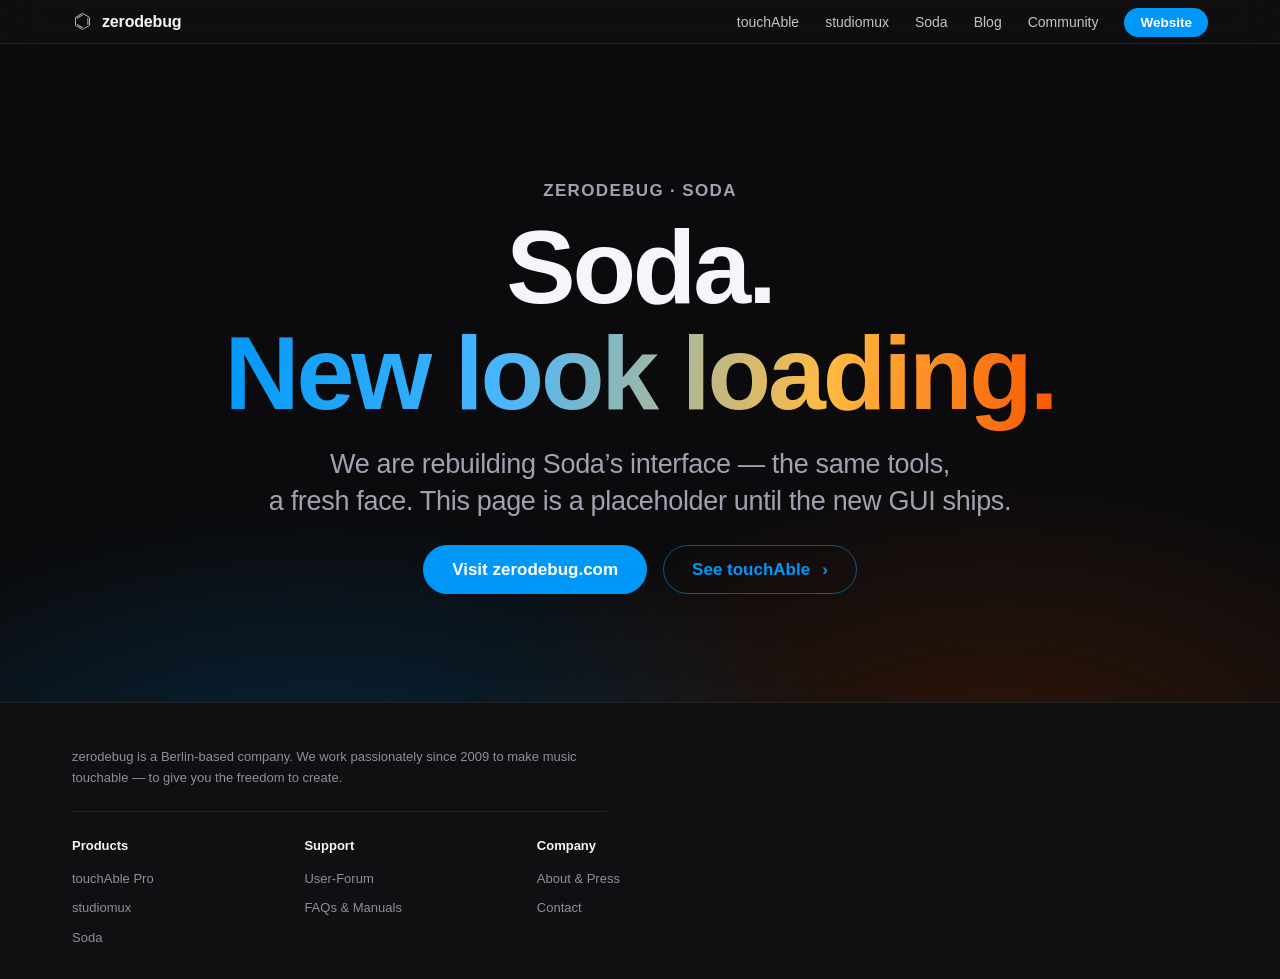
<file: soda.html>
<!doctype html>
<html lang="en">
<head>
<meta charset="utf-8">
<meta name="viewport" content="width=device-width, initial-scale=1">
<title>Soda — zerodebug</title>
<meta name="description" content="Soda by zerodebug. A new interface is on the way.">
<meta name="robots" content="index,follow">
<link rel="icon" href="assets/favicon/favicon.ico" sizes="16x16 32x32 48x48 64x64">
<link rel="icon" href="assets/favicon/favicon.svg" type="image/svg+xml" sizes="any">
<link rel="apple-touch-icon" href="assets/zerodebug-logo-favicon/apple-touch-icon.png" sizes="180x180">
<link rel="stylesheet" href="css/zdb.css">
</head>
<body>

<!-- ======================= GLOBAL NAV ======================= -->
<nav class="nav-global" aria-label="Main">
  <div class="nav-inner">
    <a class="nav-brand" href="index.html">
      <svg class="nav-mark" viewBox="0 0 1254 1254" aria-hidden="true"><path d="M640.5 145.1 L1029.9 369.9 A28 28 0 0 1 1043.9 394.2 L1043.9 843.8 A28 28 0 0 1 1029.9 868.1 L640.5 1092.9 A28 28 0 0 1 612.5 1092.9 L223.1 868.1 A28 28 0 0 1 209.1 843.8 L209.1 394.2 A28 28 0 0 1 223.1 369.9 L612.5 145.1 A28 28 0 0 1 640.5 145.1 Z" fill="none" stroke="currentColor" stroke-width="42" stroke-linejoin="round"/><path d="M314.6 443.1 L634.6 255.1 A21 21 0 0 0 613.4 218.9 L293.4 406.9 A21 21 0 0 0 314.6 443.1 Z" fill="currentColor"/><path d="M929 438 L929 796 A21 21 0 0 0 971 796 L971 438 A21 21 0 0 0 929 438 Z" fill="currentColor"/><path d="M296.3 825.1 L609.3 1011.1 A21 21 0 0 0 630.7 974.9 L317.7 788.9 A21 21 0 0 0 296.3 825.1 Z" fill="currentColor"/></svg>
      zerodebug
    </a>
    <ul class="nav-links">
      <li><a href="index.html">touchAble</a></li>
      <li><a href="studiomux.html">studiomux</a></li>
      <li><a href="soda.html" aria-current="page">Soda</a></li>
      <li><a href="https://zerodebug.com" rel="noopener">Blog</a></li>
      <li><a href="index.html#community">Community</a></li>
      <li><a href="https://zerodebug.com" rel="noopener" class="nav-cta">Website</a></li>
    </ul>
  </div>
</nav>

<main id="top">

<!-- ======================= PLACEHOLDER HERO ======================= -->
<header class="hero sect">
  <div class="hero-glow" aria-hidden="true"></div>
  <div class="wrap center">
    <p class="eyebrow reveal">zerodebug&nbsp;·&nbsp;Soda</p>
    <h1 class="reveal" style="--rd:.06s">Soda.<br><span class="grad-text">New look loading.</span></h1>
    <p class="subhead reveal" style="--rd:.12s">We are rebuilding Soda&rsquo;s interface — the same tools,<br>a fresh face. This page is a placeholder until the new GUI ships.</p>
    <div class="btn-row reveal" style="--rd:.18s">
      <a class="btn btn-primary" href="https://zerodebug.com" rel="noopener">Visit zerodebug.com</a>
      <a class="btn btn-ghost" href="index.html">See touchAble<span class="chev"></span></a>
    </div>
  </div>
</header>

<!-- ======================= FOOTER ======================= -->
<footer>
  <div class="wrap-wide">
    <div class="foot-note">
      zerodebug is a Berlin‑based company. We work passionately since 2009 to make music touchable —
      to give you the freedom to create.
    </div>
    <div class="foot-cols">
      <div>
        <h4>Products</h4>
        <ul>
          <li><a href="index.html">touchAble Pro</a></li>
          <li><a href="studiomux.html">studiomux</a></li>
          <li><a href="soda.html">Soda</a></li>
        </ul>
      </div>
      <div>
        <h4>Support</h4>
        <ul>
          <li><a href="https://zerodebug.com" rel="noopener">User‑Forum</a></li>
          <li><a href="https://zerodebug.com" rel="noopener">FAQs &amp; Manuals</a></li>
        </ul>
      </div>
      <div>
        <h4>Company</h4>
        <ul>
          <li><a href="https://zerodebug.com" rel="noopener">About &amp; Press</a></li>
          <li><a href="https://zerodebug.com" rel="noopener">Contact</a></li>
        </ul>
      </div>
    </div>
  </div>
</footer>

</main>

<script src="js/zdb.js"></script>
</body>
</html>
</file>
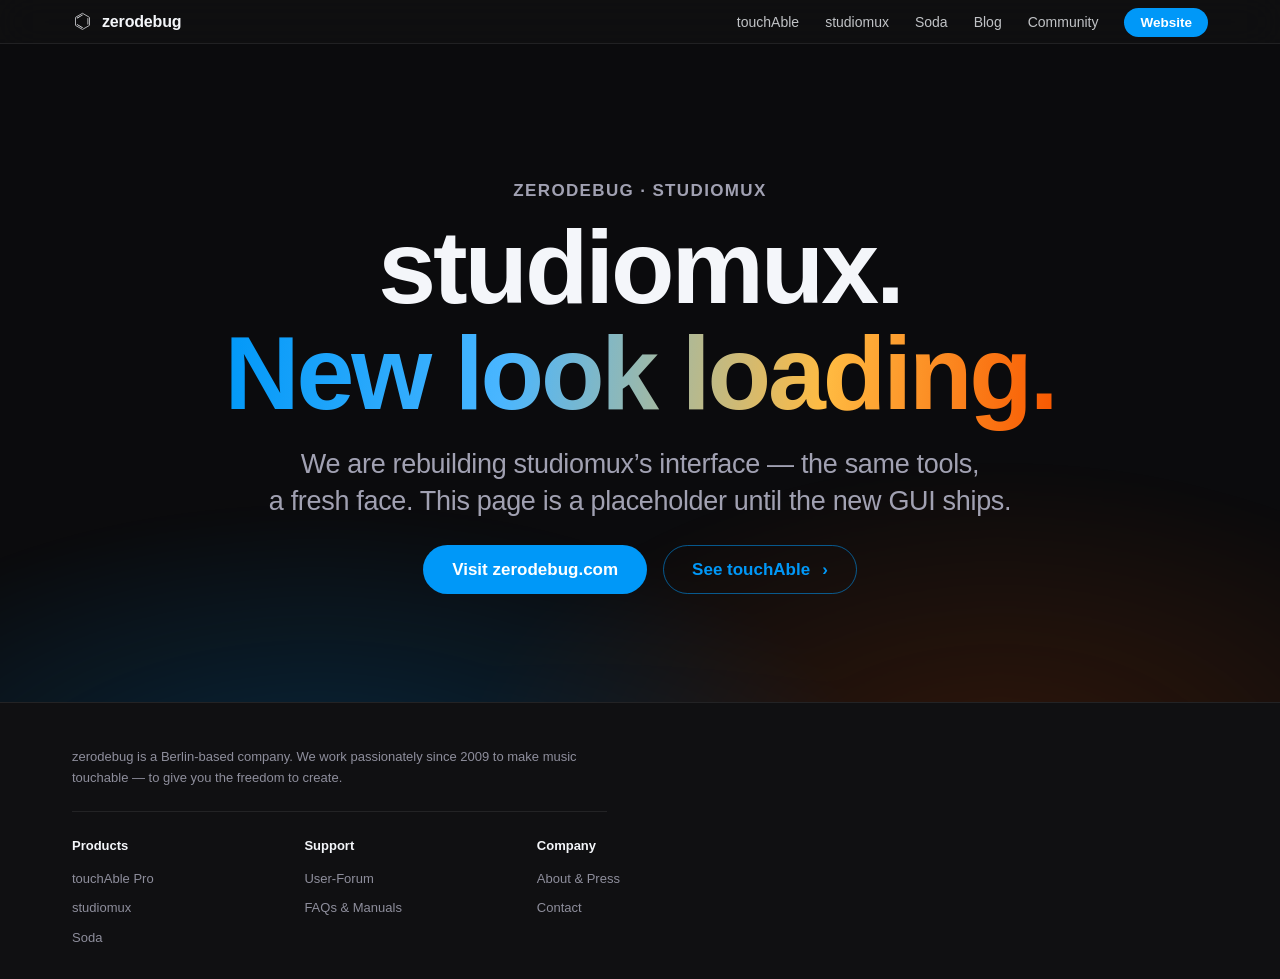
<file: studiomux.html>
<!doctype html>
<html lang="en">
<head>
<meta charset="utf-8">
<meta name="viewport" content="width=device-width, initial-scale=1">
<title>studiomux — zerodebug</title>
<meta name="description" content="studiomux by zerodebug. A new interface is on the way.">
<meta name="robots" content="index,follow">
<link rel="icon" href="assets/favicon/favicon.ico" sizes="16x16 32x32 48x48 64x64">
<link rel="icon" href="assets/favicon/favicon.svg" type="image/svg+xml" sizes="any">
<link rel="apple-touch-icon" href="assets/zerodebug-logo-favicon/apple-touch-icon.png" sizes="180x180">
<link rel="stylesheet" href="css/zdb.css">
</head>
<body>

<!-- ======================= GLOBAL NAV ======================= -->
<nav class="nav-global" aria-label="Main">
  <div class="nav-inner">
    <a class="nav-brand" href="index.html">
      <svg class="nav-mark" viewBox="0 0 1254 1254" aria-hidden="true"><path d="M640.5 145.1 L1029.9 369.9 A28 28 0 0 1 1043.9 394.2 L1043.9 843.8 A28 28 0 0 1 1029.9 868.1 L640.5 1092.9 A28 28 0 0 1 612.5 1092.9 L223.1 868.1 A28 28 0 0 1 209.1 843.8 L209.1 394.2 A28 28 0 0 1 223.1 369.9 L612.5 145.1 A28 28 0 0 1 640.5 145.1 Z" fill="none" stroke="currentColor" stroke-width="42" stroke-linejoin="round"/><path d="M314.6 443.1 L634.6 255.1 A21 21 0 0 0 613.4 218.9 L293.4 406.9 A21 21 0 0 0 314.6 443.1 Z" fill="currentColor"/><path d="M929 438 L929 796 A21 21 0 0 0 971 796 L971 438 A21 21 0 0 0 929 438 Z" fill="currentColor"/><path d="M296.3 825.1 L609.3 1011.1 A21 21 0 0 0 630.7 974.9 L317.7 788.9 A21 21 0 0 0 296.3 825.1 Z" fill="currentColor"/></svg>
      zerodebug
    </a>
    <ul class="nav-links">
      <li><a href="index.html">touchAble</a></li>
      <li><a href="studiomux.html" aria-current="page">studiomux</a></li>
      <li><a href="soda.html">Soda</a></li>
      <li><a href="https://zerodebug.com" rel="noopener">Blog</a></li>
      <li><a href="index.html#community">Community</a></li>
      <li><a href="https://zerodebug.com" rel="noopener" class="nav-cta">Website</a></li>
    </ul>
  </div>
</nav>

<main id="top">

<!-- ======================= PLACEHOLDER HERO ======================= -->
<header class="hero sect">
  <div class="hero-glow" aria-hidden="true"></div>
  <div class="wrap center">
    <p class="eyebrow reveal">zerodebug&nbsp;·&nbsp;studiomux</p>
    <h1 class="reveal" style="--rd:.06s">studiomux.<br><span class="grad-text">New look loading.</span></h1>
    <p class="subhead reveal" style="--rd:.12s">We are rebuilding studiomux&rsquo;s interface — the same tools,<br>a fresh face. This page is a placeholder until the new GUI ships.</p>
    <div class="btn-row reveal" style="--rd:.18s">
      <a class="btn btn-primary" href="https://zerodebug.com" rel="noopener">Visit zerodebug.com</a>
      <a class="btn btn-ghost" href="index.html">See touchAble<span class="chev"></span></a>
    </div>
  </div>
</header>

<!-- ======================= FOOTER ======================= -->
<footer>
  <div class="wrap-wide">
    <div class="foot-note">
      zerodebug is a Berlin‑based company. We work passionately since 2009 to make music touchable —
      to give you the freedom to create.
    </div>
    <div class="foot-cols">
      <div>
        <h4>Products</h4>
        <ul>
          <li><a href="index.html">touchAble Pro</a></li>
          <li><a href="studiomux.html">studiomux</a></li>
          <li><a href="soda.html">Soda</a></li>
        </ul>
      </div>
      <div>
        <h4>Support</h4>
        <ul>
          <li><a href="https://zerodebug.com" rel="noopener">User‑Forum</a></li>
          <li><a href="https://zerodebug.com" rel="noopener">FAQs &amp; Manuals</a></li>
        </ul>
      </div>
      <div>
        <h4>Company</h4>
        <ul>
          <li><a href="https://zerodebug.com" rel="noopener">About &amp; Press</a></li>
          <li><a href="https://zerodebug.com" rel="noopener">Contact</a></li>
        </ul>
      </div>
    </div>
  </div>
</footer>

</main>

<script src="js/zdb.js"></script>
</body>
</html>
</file>
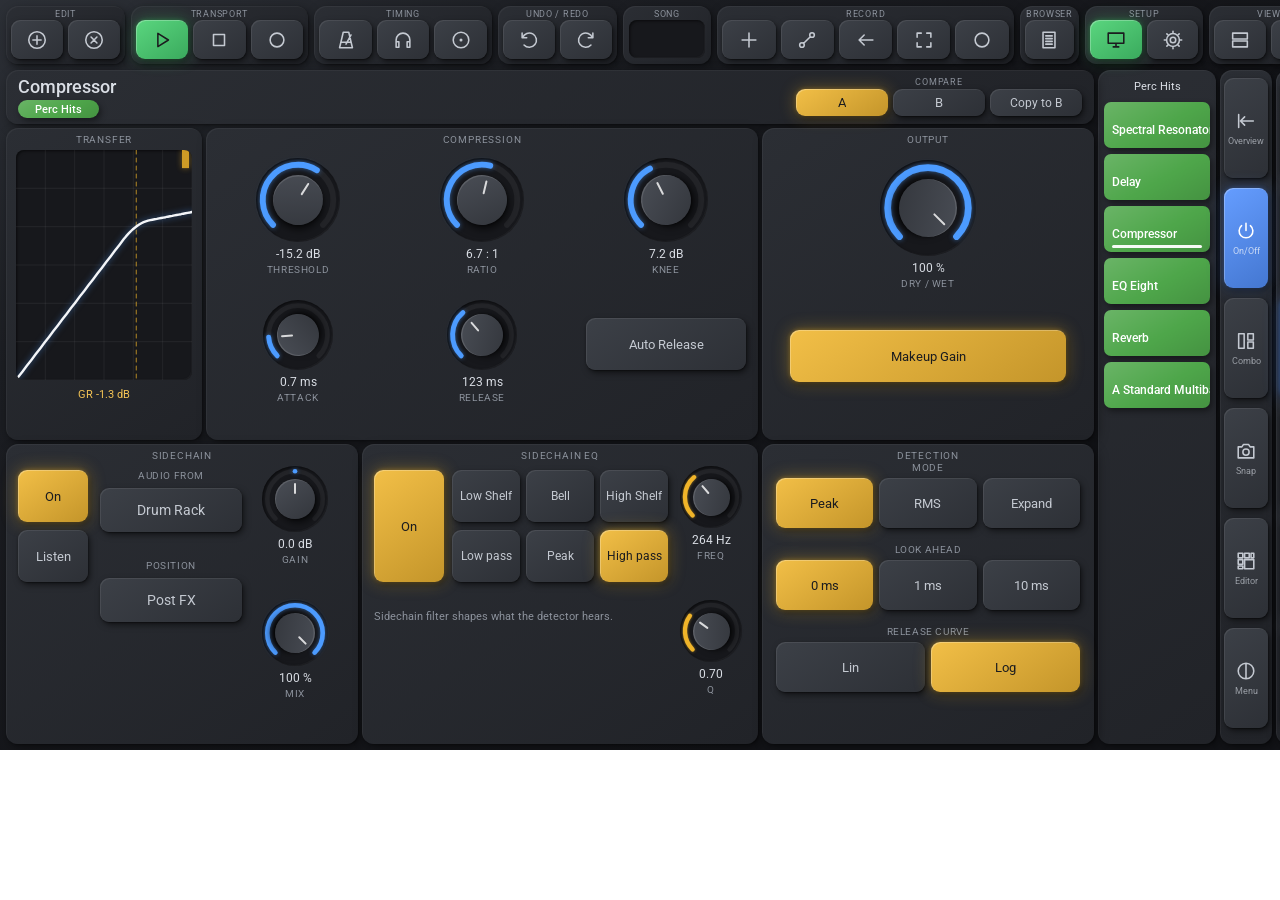
<file: demos/CompressorDev.dc.html>
<!doctype html>
<html lang="en">
<head>
<meta charset="utf-8">
<title>touchAble Compressor — Soft Graphite</title>
<script src="./_runtime/react.js"></script>
<script src="./_runtime/react-dom.js"></script>
<script src="./_runtime/support.js"></script>
</head>
<body>
<x-dc>
<helmet>
<link rel="preconnect" href="https://fonts.googleapis.com">
<link href="https://fonts.googleapis.com/css2?family=Roboto:wght@400;500;700&amp;display=swap" rel="stylesheet">
<style>body{margin:0}</style>
</helmet>
<div style="width: 1334px; height: 750px; background: #161412; font-family: Roboto, 'Helvetica Neue', Helvetica, sans-serif">
  <dc-import name="Device" device="compressor" look="soft" glow="1" depth="1" hint-size="1334px,750px"></dc-import>
</div>
</x-dc>
<script type="text/x-dc" data-dc-script data-props='{"$preview":{"width":1334,"height":750}}'>
class Component extends DCLogic {
  renderVals() { return {}; }
}
</script>
</body>
</html>
</file>
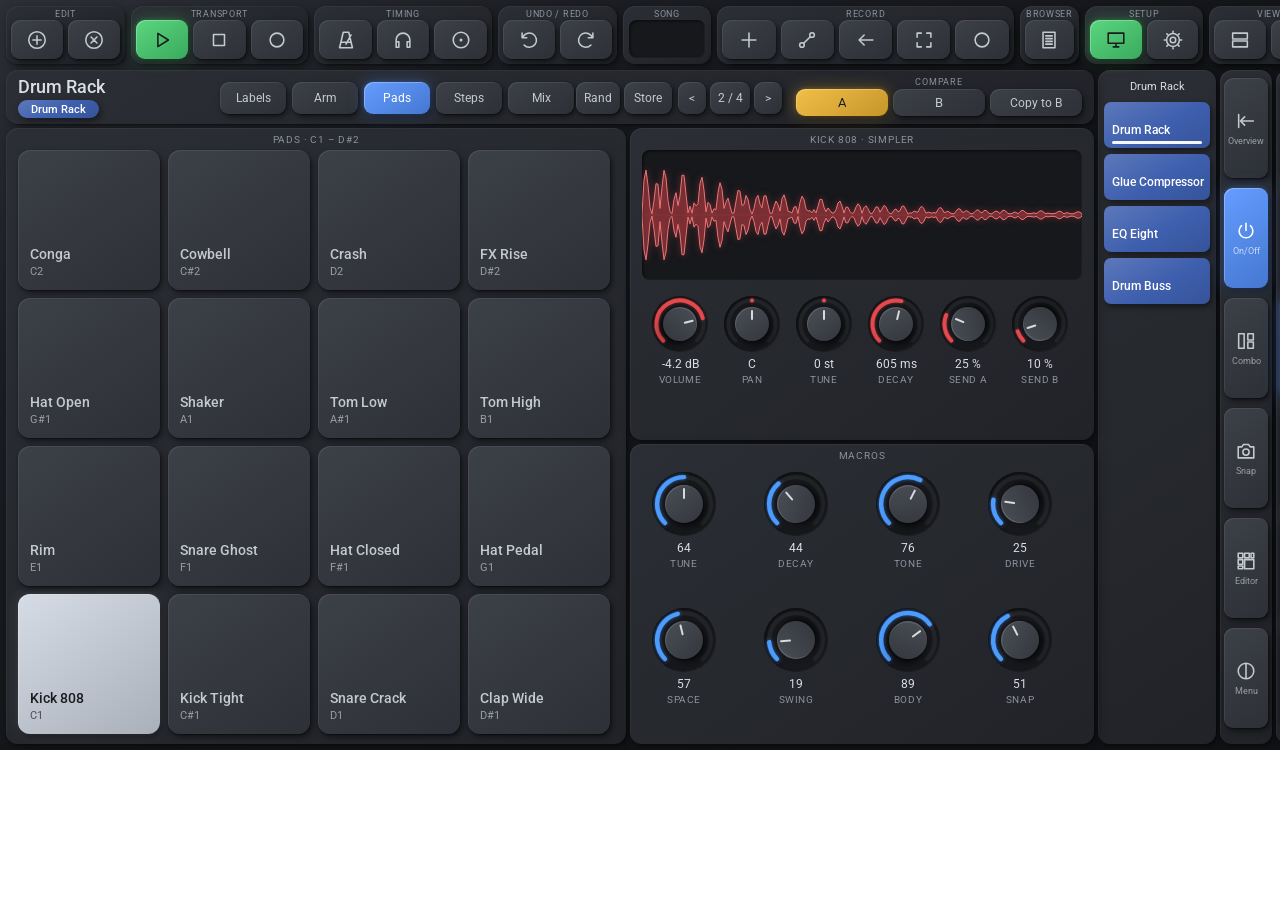
<file: demos/DrumRackDev.dc.html>
<!doctype html>
<html lang="en">
<head>
<meta charset="utf-8">
<title>touchAble Drum Rack — Soft Graphite</title>
<script src="./_runtime/react.js"></script>
<script src="./_runtime/react-dom.js"></script>
<script src="./_runtime/support.js"></script>
</head>
<body>
<x-dc>
<helmet>
<link rel="preconnect" href="https://fonts.googleapis.com">
<link href="https://fonts.googleapis.com/css2?family=Roboto:wght@400;500;700&amp;display=swap" rel="stylesheet">
<style>body{margin:0}</style>
</helmet>
<div style="width: 1334px; height: 750px; background: #161412; font-family: Roboto, 'Helvetica Neue', Helvetica, sans-serif">
  <dc-import name="Device" device="drumrack" look="soft" glow="1" depth="1" hint-size="1334px,750px"></dc-import>
</div>
</x-dc>
<script type="text/x-dc" data-dc-script data-props='{"$preview":{"width":1334,"height":750}}'>
class Component extends DCLogic {
  renderVals() { return {}; }
}
</script>
</body>
</html>
</file>
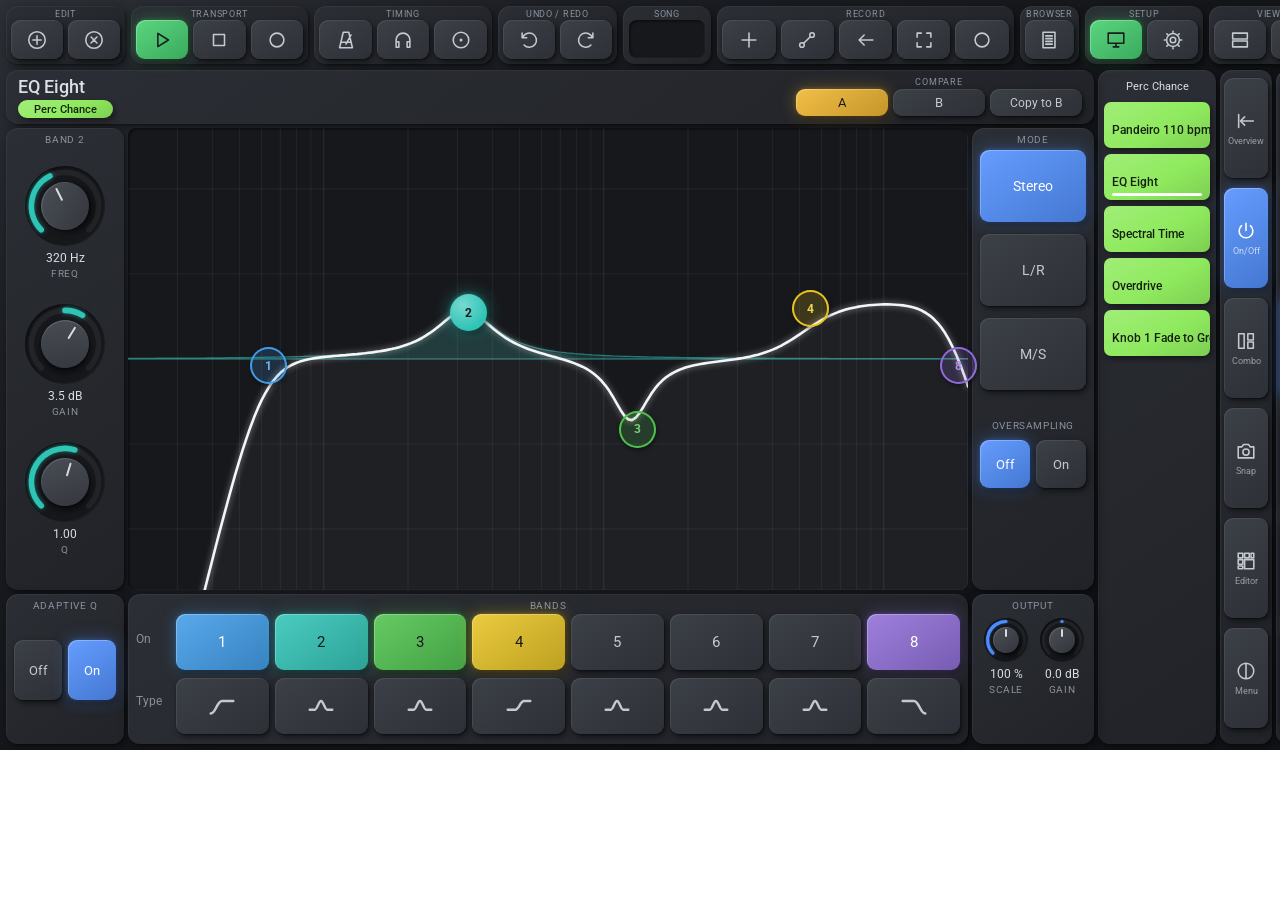
<file: demos/Eq8Dev.dc.html>
<!doctype html>
<html lang="en">
<head>
<meta charset="utf-8">
<title>touchAble EQ Eight — Soft Graphite</title>
<script src="./_runtime/react.js"></script>
<script src="./_runtime/react-dom.js"></script>
<script src="./_runtime/support.js"></script>
</head>
<body>
<x-dc>
<helmet>
<link rel="preconnect" href="https://fonts.googleapis.com">
<link href="https://fonts.googleapis.com/css2?family=Roboto:wght@400;500;700&amp;display=swap" rel="stylesheet">
<style>body{margin:0}</style>
</helmet>
<div style="width: 1334px; height: 750px; background: #161412; font-family: Roboto, 'Helvetica Neue', Helvetica, sans-serif">
  <dc-import name="Device" device="eq8" look="soft" glow="1" depth="1" hint-size="1334px,750px"></dc-import>
</div>
</x-dc>
<script type="text/x-dc" data-dc-script data-props='{"$preview":{"width":1334,"height":750}}'>
class Component extends DCLogic {
  renderVals() { return {}; }
}
</script>
</body>
</html>
</file>
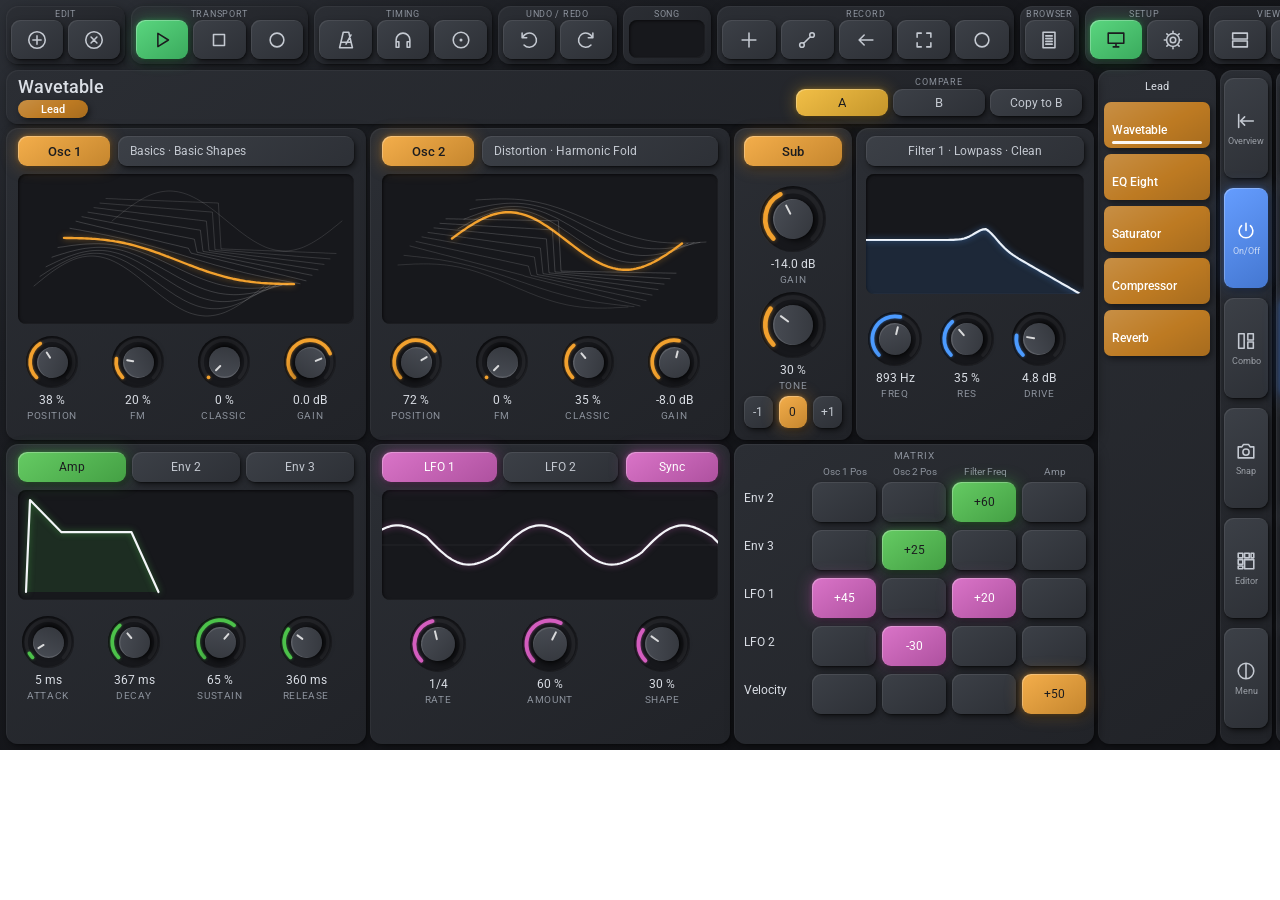
<file: demos/WavetableDev.dc.html>
<!doctype html>
<html lang="en">
<head>
<meta charset="utf-8">
<title>touchAble Wavetable — Soft Graphite</title>
<script src="./_runtime/react.js"></script>
<script src="./_runtime/react-dom.js"></script>
<script src="./_runtime/support.js"></script>
</head>
<body>
<x-dc>
<helmet>
<link rel="preconnect" href="https://fonts.googleapis.com">
<link href="https://fonts.googleapis.com/css2?family=Roboto:wght@400;500;700&amp;display=swap" rel="stylesheet">
<style>body{margin:0}</style>
</helmet>
<div style="width: 1334px; height: 750px; background: #161412; font-family: Roboto, 'Helvetica Neue', Helvetica, sans-serif">
  <dc-import name="Device" device="wavetable" look="soft" glow="1" depth="1" hint-size="1334px,750px"></dc-import>
</div>
</x-dc>
<script type="text/x-dc" data-dc-script data-props='{"$preview":{"width":1334,"height":750}}'>
class Component extends DCLogic {
  renderVals() { return {}; }
}
</script>
</body>
</html>
</file>
<file: css/zdb.css>
/* ============================================================
   zerodebug — corporate design
   Every value below comes from touchAble's design tokens
   (touchAble/source/app/src/common/BaseControls/TATokens.cpp
    and zdb/source/src/common/essential/zdb/Color.h).
   The app's material hierarchy — strip < bar < module < card <
   control < lit key — becomes the site's section hierarchy;
   its greyscale ramp becomes the typography; its blue and
   amber accents become the brand accents.
   ============================================================ */

/* ---------- 1 · Tokens (mirroring TATokens) --------------- */
:root {
  /* palette — the greyscale ramp (grayscale_vec: n^1.05 × 0.0629) */
  --zdb-col-extreme-light: #f4f6fa;  /* the app's lit keys / bar highlight white */
  --zdb-col-light-light:   #a1a1b2;  /* 161, 161, 177 */
  --zdb-col-light:         #8e8e9c;  /* 142 */
  --zdb-col-light-mid:     #575762;  /*  87 */
  --zdb-col-mid:           #45454c;  /*  69 */
  --zdb-col-mid-dark:      #333339;  /*  51 */
  --zdb-col-dark:          #212125;  /*  33 */
  --zdb-col-super-dark:    #101012;  /*  16 */

  /* surfaces — the app's lifted-material hierarchy */
  --zdb-deep:        #0b0b0d;  /* below strip.base — the page ground */
  --zdb-strip:       #101012;  /* strip.base   */
  --zdb-bar:         #131315;  /* bar.base — nav, footer, bottom bars */
  --zdb-topbar:      #1b1b1d;  /* topbar.base — sub navigation */
  --zdb-module:      #1e1e21;  /* ground.module */
  --zdb-card:        #2a2b30;  /* card */
  --zdb-card-line:   rgba(244, 246, 250, 0.10);  /* card.caption.line @ app alphas */
  --zdb-hairline:    rgba(244, 246, 250, 0.08);

  /* accents */
  --zdb-blue:        #0098f8;  /* palette.blue — selection, on-states */
  --zdb-blue-soft:   rgba(0, 152, 248, 0.16);
  --zdb-yellow:      #cc8f3d;  /* palette.yellow — control.on */
  --zdb-sunflower:   #ffbb42;  /* sunflower yellow */
  --zdb-orange:      #f85700;  /* palette.orange — highlight, hovers */
  --zdb-sunset:      #ff6542;  /* sunset orange */
  --zdb-red:         #cc211a;  /* palette.red — arm / record */
  --zdb-green:       #60c878;  /* state.play */
  --zdb-mint:        #00e181;  /* scene.playing */
  --zdb-device-blue: #4570b5;  /* switch.off / square.on / solo */
  --zdb-device-yellow:#ba8f4a; /* switch.on */
  --zdb-brand-grad:  linear-gradient(96deg,
                      var(--zdb-blue) 0%, #4ab6ff 34%,
                      var(--zdb-sunflower) 72%, var(--zdb-orange) 100%);

  /* type — the app is drawn in system fonts; so is the site */
  --zdb-font: "SF Pro Display", "SF Pro Text", -apple-system,
              BlinkMacSystemFont, "Helvetica Neue", Helvetica, Arial,
              sans-serif;

  /* sizes — radius grows from the app's 6px control radius */
  --r-control: 8px;
  --r-card: 20px;
  --r-tile: 28px;
  --r-pill: 980px;

  /* elevation — the app lifts a card off its ground with a lighter
     surface; on the web we add Apple's soft drop */
  --lift-1: 0 1px 0 rgba(244,246,250,0.04), 0 8px 28px rgba(0,0,0,0.38);
  --lift-2: 0 1px 0 rgba(244,246,250,0.05), 0 22px 60px rgba(0,0,0,0.5);

  --max: 1024px;
  --max-wide: 1180px;
  --nav-h: 44px;
  --subnav-h: 52px;
  --ease: cubic-bezier(0.28, 0.11, 0.32, 1);
}

/* ---------- 2 · Base -------------------------------------- */
*, *::before, *::after { box-sizing: border-box; }

html { scroll-behavior: smooth; }

/* the two fixed nav bars would sit on anchor targets otherwise */
[id] { scroll-margin-top: calc(var(--nav-h) + var(--subnav-h) + 18px); }

body {
  margin: 0;
  font-family: var(--zdb-font);
  background: var(--zdb-deep);
  color: var(--zdb-col-extreme-light);
  -webkit-font-smoothing: antialiased;
  text-rendering: optimizeLegibility;
  font-size: 17px;
  line-height: 1.6;
  overflow-x: hidden;
}

img, svg { display: block; max-width: 100%; }
a { color: var(--zdb-blue); text-decoration: none; }
a:hover { color: var(--zdb-orange); }

.wrap      { width: 100%; max-width: var(--max); margin-inline: auto; padding-inline: 22px; }
.wrap-wide { width: 100%; max-width: var(--max-wide); margin-inline: auto; padding-inline: 22px; }

/* Headline scale — Apple's: big, tight, centered */
.eyebrow {
  font-size: clamp(14px, 1.5vw, 17px);
  font-weight: 600;
  letter-spacing: 0.08em;
  text-transform: uppercase;
  color: var(--zdb-col-light-light);
  margin: 0 0 10px;
}
.headline {
  font-size: clamp(32px, 7.2vw, 80px);
  font-weight: 700;
  line-height: 1.05;
  letter-spacing: -0.022em;
  margin: 0 0 16px;
}
.headline--md { font-size: clamp(30px, 4.6vw, 52px); }
.subhead {
  font-size: clamp(19px, 2.4vw, 27px);
  font-weight: 500;
  line-height: 1.35;
  letter-spacing: -0.012em;
  color: var(--zdb-col-light-light);
  margin: 0 0 26px;
}
.lede {
  font-size: clamp(16px, 1.7vw, 19px);
  color: var(--zdb-col-light);
  max-width: 42em;
  margin: 0 auto 26px;
}
.grad-text {
  background: var(--zdb-brand-grad);
  -webkit-background-clip: text;
  background-clip: text;
  color: transparent;
}
.blue-text { color: var(--zdb-blue); }
.center    { text-align: center; }

/* Caption rule — the app's card caption "— CAPTION —" becomes a
   section label (card.caption.line: text @ 30 %) */
.caption-rule {
  display: flex;
  align-items: center;
  gap: 14px;
  color: var(--zdb-col-light-light);
  font-size: 13px;
  font-weight: 600;
  letter-spacing: 0.14em;
  text-transform: uppercase;
  margin: 0 auto 30px;
  max-width: 420px;
}
.caption-rule::before,
.caption-rule::after {
  content: "";
  height: 1px;
  flex: 1;
  background: linear-gradient(90deg, transparent, rgba(244,246,250,0.3), transparent);
}

/* Buttons — app key shapes, Apple pill sizing */
.btn {
  display: inline-flex;
  align-items: center;
  justify-content: center;
  gap: 8px;
  border-radius: var(--r-pill);
  font-weight: 600;
  font-size: 17px;
  line-height: 1;
  padding: 15px 28px;
  border: 1px solid transparent;
  cursor: pointer;
  transition: background 0.25s var(--ease), color 0.25s var(--ease),
              box-shadow 0.25s var(--ease), transform 0.15s var(--ease);
  white-space: nowrap;
}
.btn-primary {
  background: var(--zdb-blue);
  color: #fff;
}
.btn-primary:hover {
  background: var(--zdb-orange);          /* the app's highlight colour */
  color: #fff;
  box-shadow: 0 0 30px rgba(248, 87, 0, 0.45);
}
.btn-ghost {
  background: transparent;
  color: var(--zdb-blue);
  border-color: rgba(0, 152, 248, 0.55);
}
.btn-ghost:hover { color: var(--zdb-orange); border-color: var(--zdb-orange); }
.btn-dark {
  background: var(--zdb-card);
  color: var(--zdb-col-extreme-light);
  border-color: var(--zdb-hairline);
}
.btn-dark:hover { background: var(--zdb-col-mid-dark); color: #fff; }
.btn-row { display: flex; gap: 16px; justify-content: center; flex-wrap: wrap; }

.chev::after { content: "\203A"; font-weight: 700; margin-left: 4px; }
.link-more { font-size: 19px; font-weight: 500; }

/* Store badges, drawn — no image files needed */
.store-badge {
  display: inline-flex;
  align-items: center;
  gap: 12px;
  background: var(--zdb-card);
  border: 1px solid rgba(244,246,250,0.22);
  border-radius: 12px;
  padding: 10px 22px 10px 18px;
  color: var(--zdb-col-extreme-light);
  transition: background 0.25s var(--ease), border-color 0.25s var(--ease),
              box-shadow 0.25s var(--ease);
}
.store-badge:hover {
  color: #fff;
  background: var(--zdb-col-mid-dark);
  border-color: rgba(244,246,250,0.4);
  box-shadow: var(--lift-1);
}
.store-badge svg { width: 26px; height: 26px; flex: none; fill: currentColor; }
.store-badge .sb-txt { display: flex; flex-direction: column; line-height: 1.15; text-align: left; }
.store-badge .sb-txt small { font-size: 11px; font-weight: 400; color: var(--zdb-col-light); letter-spacing: 0.02em; }
.store-badge .sb-txt strong { font-size: 18px; font-weight: 600; letter-spacing: -0.01em; }

/* ---------- 3 · Navigation -------------------------------- */
/* Apple's two-level nav: global bar + product sub-nav, both
   translucent blurs drawn from the app's bars (bar.base /
   topbar.base). */
.nav-global,
.nav-sub {
  position: fixed;
  left: 0; right: 0;
  z-index: 50;
  backdrop-filter: saturate(180%) blur(20px);
  -webkit-backdrop-filter: saturate(180%) blur(20px);
}
.nav-global {
  top: 0;
  height: var(--nav-h);
  background: rgba(16, 16, 18, 0.82);
  border-bottom: 1px solid var(--zdb-hairline);
}
.nav-sub {
  top: var(--nav-h);
  height: var(--subnav-h);
  background: rgba(27, 27, 29, 0.78);
  border-bottom: 1px solid var(--zdb-hairline);
  transition: box-shadow 0.3s var(--ease), background 0.3s var(--ease);
}
.nav-sub.scrolled {
  background: rgba(19, 19, 21, 0.92);
  box-shadow: 0 6px 24px rgba(0,0,0,0.45);
}
.nav-inner {
  max-width: var(--max-wide);
  margin-inline: auto;
  padding-inline: 22px;
  height: 100%;
  display: flex;
  align-items: center;
  gap: 26px;
}
.nav-brand {
  display: inline-flex;
  align-items: center;
  gap: 9px;
  color: var(--zdb-col-extreme-light);
  font-weight: 700;
  letter-spacing: -0.01em;
  font-size: 16px;
}
.nav-brand:hover { color: var(--zdb-col-extreme-light); }
.nav-brand svg { width: 21px; height: 21px; }
.nav-links {
  display: flex;
  align-items: center;
  gap: 26px;
  margin-left: auto;
  list-style: none;
  padding: 0;
}
.nav-links a {
  color: rgba(244, 246, 250, 0.78);
  font-size: 14px;
  font-weight: 500;
  transition: color 0.2s;
}
.nav-links a:hover { color: #fff; }
.nav-cta {
  font-size: 13.5px !important;
  font-weight: 600 !important;
  background: var(--zdb-blue);
  color: #fff !important;
  padding: 7px 16px;
  border-radius: var(--r-pill);
  transition: background 0.2s !important;
}
.nav-cta:hover { background: var(--zdb-orange); }
.nav-cta.lit { animation: navlit 1.1s var(--ease); }
@keyframes navlit {
  0%   { background: var(--zdb-yellow); box-shadow: 0 0 0 0 rgba(204,143,61,0.7); }
  100% { background: var(--zdb-blue);   box-shadow: 0 0 0 18px rgba(204,143,61,0); }
}
.nav-brand-sub { color: #fff; font-size: 17px; font-weight: 700; letter-spacing: -0.015em; display: inline-flex; align-items: center; gap: 7px; }
.nav-ta-icon { width: 20px; height: 20px; border-radius: 5px; display: block; }
.nav-brand-sub sup { font-size: 9px; color: var(--zdb-sunflower); margin-left: 2px; }

main { padding-top: calc(var(--nav-h) + var(--subnav-h)); }

/* ---------- 4 · Sections ---------------------------------- */
section { position: relative; }
.sect { padding: clamp(90px, 13vh, 150px) 0; }
.sect-module  { background: var(--zdb-module); }
.sect-bar     { background: var(--zdb-bar); }
.sect-strip   { background: var(--zdb-strip); }
.sect > .wrap, .sect > .wrap-wide { position: relative; z-index: 1; }

/* The site's card = the app's card: lighter surface lifted off its
   ground, hairline rim, centred caption. */
.card {
  background: var(--zdb-card);
  border: 1px solid var(--zdb-hairline);
  border-radius: var(--r-card);
  box-shadow: var(--lift-1);
  overflow: hidden;
  display: flex;
  flex-direction: column;
}
.card .caption {
  display: flex;
  align-items: center;
  gap: 10px;
  justify-content: center;
  padding: 14px 18px 0;
  color: var(--zdb-col-light-light);
  font-size: 12px;
  font-weight: 600;
  letter-spacing: 0.13em;
  text-transform: uppercase;
}
/* caption labels read clean — no rule dashes around them */
.card .card-body { padding: 16px 20px 22px; flex: 1; }
.card h3 { margin: 0 0 8px; font-size: 21px; letter-spacing: -0.015em; font-weight: 650; }
.card p  { margin: 0; font-size: 15px; line-height: 1.55; color: var(--zdb-col-light); }
.card .viz { background: var(--zdb-strip); border-bottom: 1px solid var(--zdb-hairline); }

/* ---------- 5 · Hero -------------------------------------- */
.hero {
  position: relative;          /* sections are relative; the hero is a <header> */
  padding: clamp(56px, 9vh, 96px) 0 clamp(40px, 6vh, 70px);
  text-align: center;
  overflow: hidden;
}
.hero-glow {
  position: absolute;
  inset: auto -20% -60% -20%;
  height: 84vh;
  background:
    radial-gradient(46% 60% at 32% 68%, rgba(0, 152, 248, 0.22), transparent 70%),
    radial-gradient(42% 58% at 70% 62%, rgba(248, 87, 0, 0.16), transparent 72%);
  filter: blur(10px);
  pointer-events: none;
  z-index: 0;
}
.hero .wrap { position: relative; z-index: 1; }
.hero h1 {
  font-size: clamp(46px, 8.6vw, 104px);
  font-weight: 700;
  letter-spacing: -0.03em;
  line-height: 1.02;
  margin: 8px 0 20px;
}
.hero .subhead { max-width: 30em; margin-inline: auto; }
.hero .btn-row { margin-bottom: clamp(44px, 6vh, 70px); }

/* ---------- 6 · The device (CSS iPad, real screen) -------- */
/* the frame is drawn in CSS; the screen shows a capture taken
   from a touchAble build, so it looks exactly like the app */
.device-stage { perspective: 1600px; }
.device {
  width: min(100%, 980px);
  margin-inline: auto;
  background: #17171a;
  border-radius: 30px;
  padding: clamp(10px, 1.6vw, 18px);
  border: 1px solid rgba(244,246,250,0.14);
  box-shadow: var(--lift-2),
              0 0 90px rgba(0, 152, 248, 0.14),
              0 0 60px rgba(248, 87, 0, 0.10),
              inset 0 1px 0 rgba(244,246,250,0.12);
  transform: rotateX(4deg);
}
.device-screen {
  position: relative;
  background: var(--zdb-module);
  border-radius: 16px;
  overflow: hidden;
  border: 1px solid rgba(0,0,0,0.6);
  aspect-ratio: 1334 / 750;    /* the app window's own ratio */
  container-type: inline-size; /* the live UI sizes --u off this width */
}
.device-screen img { width: 100%; height: 100%; object-fit: cover; display: block; }
/* The hero is the live artifact mockup (demos/Main.dc.html) — the same
   engine as the instrument previews, autoplays and is fully interactive.
   js/zdb.js scales the 1334×750 frame to this screen with a transform.
   Without JS the captured frame (hero-still) stands in. */
.hero-live {
  position: absolute; top: 0; left: 0;
  width: 1334px; height: 750px;
  border: 0; background: var(--zdb-module);
  transform-origin: 0 0;
  display: none;
}
.js .hero-live { display: block; }
.js .device-screen .hero-still { display: none; }
.shot-note {
  margin: 18px auto 0;
  font-size: 13px;
  color: var(--zdb-col-light-mid);
  text-align: center;
}

/* image frames for captured app screens */
.shot {
  aspect-ratio: 4 / 3;           /* card crops are exact 840x630 — never stretched, never cropped */
  overflow: hidden;
  background: var(--zdb-strip);
  border-bottom: 1px solid var(--zdb-hairline);
}
.shot img { width: 100%; height: 100%; object-fit: cover; object-position: top center; display: block; }
#features .grid-3 { gap: 28px; }  /* let the cards breathe */

/* ---------- 7 · Platform ribbon --------------------------- */
.ribbon {
  background: var(--zdb-bar);
  border-block: 1px solid var(--zdb-hairline);
  padding: 26px 0;
}
.ribbon .wrap { display: flex; flex-wrap: wrap; justify-content: center; gap: 12px 14px; }
.chip {
  display: inline-flex;
  align-items: center;
  gap: 8px;
  border: 1px solid var(--zdb-hairline);
  background: var(--zdb-module);
  border-radius: var(--r-pill);
  padding: 8px 18px;
  font-size: 14px;
  font-weight: 550;
  color: var(--zdb-col-light-light);
}
.chip b { color: var(--zdb-col-extreme-light); font-weight: 650; }
.chip .dot { width: 7px; height: 7px; border-radius: 50%; background: var(--zdb-blue); box-shadow: 0 0 8px var(--zdb-blue); }

/* ---------- 8 · Feature grid ------------------------------ */
.grid-3 { display: grid; grid-template-columns: repeat(3, 1fr); gap: 20px; }
.grid-2 { display: grid; grid-template-columns: repeat(2, 1fr); gap: 20px; }
.grid-4 { display: grid; grid-template-columns: repeat(4, 1fr); gap: 20px; }

/* performance tiles */
.stage-tile {
  border-radius: var(--r-tile);
  min-height: 340px;
  padding: 30px 26px;
  display: flex;
  flex-direction: column;
  justify-content: flex-end;
  gap: 8px;
  position: relative;
  overflow: hidden;
  border: 1px solid var(--zdb-hairline);
}
.stage-tile h3 { font-size: clamp(26px, 3vw, 36px); margin: 0; letter-spacing: -0.02em; }
.stage-tile p { margin: 0; color: var(--zdb-col-light); font-size: 16px; line-height: 1.5; max-width: 26em; }
.tile-studio { background: linear-gradient(180deg, #26262c 0%, var(--zdb-card) 55%, var(--zdb-dark) 100%); }
.tile-stage  { background: radial-gradient(130% 90% at 50% -20%, rgba(248,87,0,0.55), rgba(122,36,8,0.28) 45%, var(--zdb-super-dark) 85%); }
.tile-home   { background: linear-gradient(180deg, #17303f 0%, #0d1720 60%, var(--zdb-super-dark) 100%); }
.stage-tile .glyph { position: absolute; top: 24px; left: 26px; width: 34px; height: 34px; opacity: 0.9; }

/* ---------- 9 · Big showcase rows ------------------------- */
.showcase { display: grid; grid-template-columns: 1.05fr 1fr; gap: clamp(28px, 5vw, 64px); align-items: center; }
.showcase.flip > .copy { order: 2; }
.showcase .copy h2 { font-size: clamp(30px, 4.4vw, 48px); letter-spacing: -0.022em; line-height: 1.08; margin: 0 0 14px; }
.showcase .copy p { color: var(--zdb-col-light-light); font-size: 18px; line-height: 1.6; margin: 0 0 20px; }
.showcase .kv { display: flex; gap: 34px; margin: 26px 0 0; flex-wrap: wrap; }
.showcase .kv div { display: flex; flex-direction: column; }
.showcase .kv b { font-size: 26px; font-weight: 700; letter-spacing: -0.02em; color: var(--zdb-col-extreme-light); }
.showcase .kv span { font-size: 13px; color: var(--zdb-col-light); text-transform: uppercase; letter-spacing: 0.08em; }

.big-frame {
  background: var(--zdb-module);
  border: 1px solid var(--zdb-hairline);
  border-radius: var(--r-tile);
  box-shadow: var(--lift-2), 0 0 70px rgba(0,152,248,0.10);
  overflow: hidden;
}
/* height:auto so the capture keeps its native 1334 × 750 aspect when the
   width is fluid — otherwise the height attribute pins it and the whole
   Session view gets squeezed horizontally. */
.big-frame img { width: 100%; height: auto; display: block; }
/* The Session-view showcase shows the whole app window — so give it the
   whole width instead of a cramped half-column letterbox. The capture is
   shown at its natural 1334 × 750 aspect, full-bleed across the wide
   container, so every clip, header and fader reads clearly. */
.showcase-full { display: flex; flex-direction: column; align-items: center;
  gap: clamp(30px, 4.5vw, 54px); }
.showcase-full .copy { max-width: 660px; }
.showcase-full .copy h2 { font-size: clamp(30px, 4.4vw, 48px); letter-spacing: -0.022em;
  line-height: 1.08; margin: 0 0 14px; }
.showcase-full .copy p { color: var(--zdb-col-light-light); font-size: 18px;
  line-height: 1.6; margin: 0; }
.big-frame-wide { width: 100%; }

/* ---------- 9c · Live device views -------------------------
   The instruments section hosts the real thing: each tab mounts
   a demos/*.dc.html iframe — the device view rendered at the
   app's native 1334 × 750 — and scales it to the stage, so every
   pointer gesture lands where the fingers would put it. The
   stage ground is the Soft Graphite canvas colour (#161412). */
.big-frame-dev { background: #161412; }
.dev-stage { position: relative; aspect-ratio: 1334 / 750; overflow: hidden; }
.dev-stage img.dev-fallback {
  position: absolute; inset: 0; width: 100%; height: 100%;
  object-fit: cover; display: block;
}
.dev-stage iframe {
  position: absolute; top: 0; left: 0;
  width: 1334px; height: 750px;
  border: 0; background: #161412;
  transform-origin: 0 0;
  display: none;
}
.dev-stage iframe.dev-on { display: block; }
.dev-stage.dev-ready img.dev-fallback { display: none; }

/* the device picker rides the same segmented control as the
   currency switch — here centred under the copy */
.seg--dev { display: flex; width: fit-content; max-width: 100%; margin: 0 auto 30px; }
.seg--dev button { padding: 9px 22px; }
@media (max-width: 520px) {
  .seg--dev { flex-wrap: wrap; justify-content: center; }
  .seg--dev button { padding: 8px 15px; font-size: 13px; }
}

/* ---------- 9b · Live mixer model --------------------------
   Not a screenshot — a working replica of the app's mixer.
   Every number is touchAble's own, from TATokens.cpp
   ("Soft Graphite" fader form) and TAVolumeView.cpp:
     groove  8 pt, depth 0.6 (card → black)   fader.groove.*
     cap     52 × 22 pt, radius 6, lift 0.16 (card → white),
             grip line white @ .75 inset 9, shadow 0.5
     meter   4 pt bars (card_meters), low = meter.low (#575762)
             mixed ½ with the track colour, top lerps to
             meter.high (#8e8e9c); above 85 % the hot zone:
             meter.warm #ffbd00 → meter.hot #ff0000;
             a muted track's meters draw at 0.07 opacity.   */
.live-mixer {
  --cap-h: 22px;          /* fader.cap.height  */
  --cap-w: 52px;          /* fader.cap.width   */
  --cap-r: 6px;           /* fader.cap.radius  */
  --groove-w: 8px;        /* fader.groove.width */
  display: grid;
  grid-template-columns: repeat(4, 1fr);
  gap: clamp(10px, 1.6vw, 18px);
  padding: clamp(16px, 2.6vw, 30px);
  background: var(--zdb-module);   /* ground.module — the app's mixer ground */
}
.lm-strip {
  display: flex;
  flex-direction: column;
  align-items: center;
  gap: 10px;
  padding: 12px 12px 14px;
  min-width: 0;
  background: var(--zdb-card);     /* card — every fader sits on one */
  border: 1px solid var(--zdb-card-line);
  border-radius: 14px;
  box-shadow: var(--lift-1);
}
.lm-head {
  position: relative;
  width: 100%;
  padding-right: 16px;             /* room for the arm dot, out of flow */
}
.lm-name {
  font-size: 12px;
  font-weight: 600;
  letter-spacing: 0.01em;
  color: var(--zdb-col-extreme-light);
  white-space: nowrap; overflow: hidden; text-overflow: ellipsis;
}
.lm-arm {                       /* record-activate — palette.red, arm */
  position: absolute;
  right: 0; top: 50%; margin-top: -4.5px;
  width: 9px; height: 9px;
  border-radius: 50%;
  background: rgba(244, 246, 250, 0.14);
}
.lm-arm.lit {
  background: var(--zdb-red);
  box-shadow: 0 0 8px rgba(204, 33, 26, 0.7);
  animation: lm-arm 1.9s ease-in-out infinite;
}
@keyframes lm-arm { 50% { opacity: 0.55; } }

.lm-ctl {
  position: relative;
  display: flex;
  align-items: stretch;
  justify-content: center;
  gap: 9px;
  height: clamp(168px, 24vw, 252px);
}
.lm-fader { position: relative; width: var(--cap-w); }

.lm-groove {                    /* fader.groove: card tone sunk by 0.6 */
  position: absolute;
  left: 50%; top: 0; bottom: 0;
  width: var(--groove-w);
  transform: translateX(-50%);
  border-radius: calc(var(--groove-w) / 2);
  background: rgba(0, 0, 0, 0.6);
  overflow: hidden;
}
.lm-fill {                      /* fader.groove.fill: track colour @ 0.9,
                                   from the bottom up to the cap centre */
  position: absolute;
  left: 0; right: 0; bottom: 0;
  height: calc(var(--v, 0.5) * (100% - var(--cap-h)) + var(--cap-h) / 2);
  background: var(--trk);
  opacity: 0.9;
  transition: height 1.6s var(--ease);
}
.lm-cap {                       /* fader.cap: card lifted 16 % toward white */
  position: absolute;
  left: 50%;
  width: var(--cap-w); height: var(--cap-h);
  transform: translateX(-50%);
  bottom: calc(var(--v, 0.5) * (100% - var(--cap-h)));
  border-radius: var(--cap-r);
  background: #4c4d51;                                   /* the mix below, computed */
  background: color-mix(in srgb, #ffffff 16%, var(--zdb-card));
  box-shadow: 0 4px 10px rgba(0, 0, 0, 0.5),          /* fader.cap.shadow */
              inset 0 1px 0 rgba(244, 246, 250, 0.22);
  transition: bottom 1.6s var(--ease);
}
.lm-grip {                      /* fader.cap.grip: white @ .75, inset 9 */
  position: absolute;
  left: 9px; right: 9px; top: 50%;
  height: 2px; margin-top: -1px;
  border-radius: 1px;
  background: rgba(255, 255, 255, 0.75);
}

.lm-meter {
  display: flex;
  gap: 2px;                      /* meter_seperator: 2 */
}
.lm-bar {
  position: relative;
  width: 4px;                    /* card_meters: 4 pt bars */
  border-radius: 2px;
  background: rgba(0, 0, 0, 0.6);
  overflow: hidden;
}
.lm-lit {
  position: absolute;
  left: 0; right: 0; bottom: 0;
  height: calc(var(--m, 0) * 100%);
  /* meter.low / meter.high, each mixed half and half with the track
     colour — exactly what TAVolumeView does before it draws */
  background: linear-gradient(to top, #575762, #8e8e9c);  /* fallback */
  background: linear-gradient(to top,
              color-mix(in srgb, var(--trk) 50%, #575762),
              color-mix(in srgb, var(--trk) 50%, #8e8e9c));
  opacity: 0.8;                  /* meter opacity in TAVolumeView */
  will-change: height;
}
.lm-bar:nth-child(2) .lm-lit { height: calc(var(--mr, 0) * 100%); }
.lm-hot {                        /* above 85 %: meter.warm → meter.hot */
  position: absolute;
  left: 0; right: 0;
  background: linear-gradient(to top, #ffbd00, #ff0000);
}
.lm-strip.lm-muted .lm-lit {
  opacity: 0.07;                 /* meterMuted — the app really does this */
}

.lm-val {
  font-size: 12.5px;
  font-weight: 600;
  color: var(--zdb-col-extreme-light);   /* fader.legend */
  font-variant-numeric: tabular-nums;
}
.lm-val span { font-size: 9px; color: var(--zdb-col-light); margin-left: 2px; }

.lm-keys { display: flex; gap: 6px; }
.lm-key {
  width: 26px; height: 20px;
  display: grid; place-items: center;
  font-size: 10.5px; font-weight: 700;
  border-radius: var(--r-control);
  background: rgba(0, 0, 0, 0.32);
  border: 1px solid var(--zdb-hairline);
  color: var(--zdb-col-light);
  transition: background 0.3s var(--ease), color 0.3s var(--ease);
}
.lm-key.lit-mi {                 /* mute on — control.on, palette.yellow */
  background: var(--zdb-yellow);
  border-color: var(--zdb-yellow);
  color: var(--zdb-col-super-dark);
}
.lm-key.lit-so {                 /* solo — the app's square.on blue */
  background: var(--zdb-device-blue);
  border-color: var(--zdb-device-blue);
  color: #fff;
}
.lm-note {
  padding: 14px 0 18px;
  font-size: 13px;
  color: var(--zdb-col-light-mid);
  text-align: center;
  background: var(--zdb-module);
}

/* how-it-works chain */
.chain { display: grid; grid-template-columns: 1fr auto 1fr auto 1fr; gap: 16px; align-items: stretch; }
.chain .node { padding: 26px 22px; text-align: center; }
.chain .node h3 { margin: 14px 0 6px; font-size: 20px; }
.chain .node p { margin: 0; font-size: 14.5px; color: var(--zdb-col-light); line-height: 1.55; }
.chain .arrow { display: flex; flex-direction: column; align-items: center; justify-content: center; gap: 6px; color: var(--zdb-col-light); min-width: 120px; }
.chain .arrow span { font-size: 11.5px; font-weight: 600; letter-spacing: 0.05em; color: var(--zdb-blue); text-transform: uppercase; }
.chain .arrow svg { overflow: visible; }
.chain .arrow path { stroke: var(--zdb-blue); stroke-width: 1.6; fill: none; stroke-dasharray: 5 7; animation: dash 1.4s linear infinite; }
@keyframes dash { to { stroke-dashoffset: -24; } }

/* ---------- 10 · Press ------------------------------------ */
.quote-hero { font-size: clamp(30px, 5.2vw, 62px); font-weight: 700; letter-spacing: -0.025em; line-height: 1.12; text-align: center; max-width: 17ch; margin: 0 auto; }
.quote-wall { display: grid; grid-template-columns: repeat(2, 1fr); gap: 20px; margin-top: clamp(48px, 7vh, 80px); }
.quote-wall blockquote { margin: 0; padding: 34px 30px; }
.quote-wall p { margin: 0 0 16px; font-size: clamp(19px, 2.2vw, 25px); font-weight: 600; letter-spacing: -0.015em; line-height: 1.3; }
.quote-wall cite { font-style: normal; font-size: 14px; color: var(--zdb-col-light); display: block; }
.quote-wall .qm { color: var(--zdb-yellow); font-size: 44px; line-height: 0.6; font-weight: 700; margin-bottom: 12px; }

/* stats */
.stats { display: grid; grid-template-columns: repeat(4, 1fr); gap: 20px; text-align: center; }
.stats .card { padding: 26px 12px 24px; }
.stats b { display: block; font-size: clamp(34px, 4.4vw, 56px); font-weight: 700; letter-spacing: -0.03em; line-height: 1; margin-bottom: 8px; }
.stats span { font-size: 13.5px; color: var(--zdb-col-light); text-transform: uppercase; letter-spacing: 0.1em; }

/* ---------- 10b · Pricing --------------------------------- */
/* The currency switch is the app's own segmented control:
   an off-segment in control grey, the on-segment lighting up in
   palette.yellow with dark text — exactly control.on / text.on. */
.seg {
  display: inline-flex;
  background: #101012;
  border: 1px solid var(--zdb-hairline);
  border-radius: var(--r-pill);
  padding: 3px;
  gap: 2px;
}
.seg button {
  appearance: none;
  border: 0;
  background: transparent;
  color: var(--zdb-col-light);
  font-family: inherit;
  font-size: 14px;
  font-weight: 650;
  letter-spacing: 0.02em;
  padding: 8px 20px;
  border-radius: var(--r-pill);
  cursor: pointer;
  transition: background 0.25s var(--ease), color 0.25s var(--ease),
              box-shadow 0.25s var(--ease);
}
.seg button:hover { color: var(--zdb-col-extreme-light); }
.seg button[aria-pressed="true"] {
  background: var(--zdb-yellow);          /* control.on */
  color: var(--zdb-col-super-dark);       /* text.on */
  box-shadow: 0 0 16px rgba(204, 143, 61, 0.55);
}
.plans { display: grid; grid-template-columns: repeat(3, 1fr); gap: 20px; align-items: stretch; }
.plan { padding: 34px 28px 30px; text-align: center; position: relative; overflow: visible; }
.plan ul { flex: 1; }  /* plans are flex columns — push the button to one baseline */
.plan .plan-name { font-size: 15px; font-weight: 700; letter-spacing: 0.1em; text-transform: uppercase; color: var(--zdb-col-light-light); margin: 0 0 16px; }
.plan .price { display: flex; align-items: baseline; justify-content: center; gap: 7px; margin-bottom: 4px; }
.plan .price b { font-size: clamp(38px, 4.5vw, 54px); font-weight: 700; letter-spacing: -0.03em; line-height: 1; color: var(--zdb-col-extreme-light); }
.plan .price span { font-size: 15px; color: var(--zdb-col-light); font-weight: 500; }
.plan .price-note { font-size: 13.5px; color: var(--zdb-col-light); min-height: 1.4em; margin: 0 0 20px; }
.plan ul { list-style: none; margin: 0 0 26px; padding: 0; text-align: left; display: flex; flex-direction: column; gap: 11px; }
.plan li { font-size: 14.5px; color: var(--zdb-col-light-light); display: flex; gap: 10px; align-items: baseline; line-height: 1.45; }
.plan li::before {
  content: "✓";
  width: 16px; height: 16px; flex: none;
  translate: 0 3px;
  border-radius: 50%;
  background: var(--zdb-mint);
  color: var(--zdb-col-super-dark);
  font-size: 10.5px;
  font-weight: 800;
  display: inline-flex;
  align-items: center;
  justify-content: center;
  opacity: 0.92;
}
.plan li.no::before { content: ""; background: var(--zdb-col-light-mid); opacity: 0.6; }
.plan .btn { width: 100%; margin-top: auto; }
.plan-best {
  border-color: rgba(204, 143, 61, 0.55);
  box-shadow: var(--lift-2), 0 0 44px rgba(204, 143, 61, 0.16);
  background: linear-gradient(180deg, #2f3036, var(--zdb-card));
}
.plan-flag {
  position: absolute; top: -13px; left: 50%; translate: -50% 0;
  background: var(--zdb-sunflower);
  color: var(--zdb-col-super-dark);
  font-size: 11.5px; font-weight: 750; letter-spacing: 0.09em; text-transform: uppercase;
  padding: 5px 14px; border-radius: var(--r-pill);
  box-shadow: 0 4px 18px rgba(204, 143, 61, 0.5);
}
.price-fine { margin-top: 26px; font-size: 13px; color: var(--zdb-col-light-mid); }
@media (max-width: 900px) { .plans { grid-template-columns: 1fr; max-width: 460px; margin-inline: auto; } }

/* ---------- 11 · Download & community --------------------- */
.download { text-align: center; }
.download .glowline { width: min(680px, 90%); height: 300px; margin: -170px auto 0; background: radial-gradient(50% 60% at 50% 50%, rgba(0,152,248,0.22), transparent 70%); pointer-events: none; }
.stores { display: flex; gap: 18px; justify-content: center; flex-wrap: wrap; margin-top: 14px; }
/* the two things you download, labelled for what they are:
   the app is mobile; on the desktop only the free Server runs */
.stores-label {
  margin: 34px 0 0; font-size: 13px; font-weight: 650;
  letter-spacing: 0.12em; text-transform: uppercase;
  color: var(--zdb-col-light); text-align: center;
}
.stores-label:first-of-type { margin-top: 30px; }
.server-cta { display: flex; justify-content: center; flex-wrap: wrap; gap: 16px; margin-top: 14px; }
.server-cta .btn { max-width: 100%; white-space: normal; line-height: 1.25; justify-content: center; }
.server-cta .btn svg { width: 21px; height: 21px; flex: none; }
.community-card { margin-top: clamp(60px, 9vh, 100px); padding: clamp(36px, 6vw, 70px) 24px; text-align: center; background: linear-gradient(140deg, var(--zdb-card), var(--zdb-module)); }
.community-card h2 { font-size: clamp(28px, 4vw, 44px); letter-spacing: -0.02em; margin: 0 0 10px; }
.community-card p { color: var(--zdb-col-light-light); margin: 0 auto 26px; max-width: 40ch; }
.social-row { display: flex; gap: 14px; justify-content: center; flex-wrap: wrap; }
.social {
  display: inline-flex; align-items: center; gap: 9px; padding: 12px 22px;
  border-radius: var(--r-pill); border: 1px solid var(--zdb-card-line);
  background: rgba(16,16,18,0.5); color: var(--zdb-col-extreme-light);
  font-weight: 600; font-size: 15.5px;
  transition: border-color 0.25s, background 0.25s, transform 0.15s;
}
.social:hover { color: #fff; border-color: var(--zdb-blue); background: var(--zdb-blue-soft); }
.social svg { width: 19px; height: 19px; fill: currentColor; }

/* ---------- 12 · Footer ----------------------------------- */
footer {
  background: var(--zdb-strip);
  border-top: 1px solid var(--zdb-hairline);
  font-size: 13px;
  color: var(--zdb-col-light);
  padding: 44px 0 30px;
}
.foot-note { border-bottom: 1px solid var(--zdb-hairline); padding-bottom: 22px; margin-bottom: 24px; line-height: 1.6; max-width: 74ch; }
.foot-cols { display: grid; grid-template-columns: repeat(5, 1fr); gap: 26px; }
.foot-cols h4 { margin: 0 0 12px; font-size: 13px; color: var(--zdb-col-extreme-light); font-weight: 650; }
.foot-cols ul { list-style: none; margin: 0; padding: 0; display: flex; flex-direction: column; gap: 9px; }
.foot-cols a { color: var(--zdb-col-light); }
.foot-cols a:hover { color: var(--zdb-blue); }
.foot-legal { border-top: 1px solid var(--zdb-hairline); margin-top: 30px; padding-top: 18px; display: flex; gap: 8px 22px; flex-wrap: wrap; align-items: baseline; }
.foot-legal .sep { flex: 1; }
.foot-legal a { color: var(--zdb-col-light); }
.foot-legal a:hover { color: var(--zdb-blue); }
address { font-style: normal; }

/* ---------- 13 · Scroll reveal ---------------------------- */
/* hidden state only when JS runs — no script, no invisible page */
.js .reveal {
  opacity: 0;
  transform: translateY(30px);
  transition: opacity 0.9s var(--ease), transform 0.9s var(--ease);
  transition-delay: var(--rd, 0s);
  will-change: opacity, transform;
}
.js .reveal.in { opacity: 1; transform: none; }

/* ---------- 14 · Responsive ------------------------------- */
@media (max-width: 1020px) {
  .nav-links { gap: 18px; }
  .grid-4 { grid-template-columns: repeat(2, 1fr); }
  .chain { grid-template-columns: 1fr; }
  .chain .arrow { min-width: 0; padding: 4px 0; }
  .chain .arrow svg { transform: rotate(90deg); }
}
@media (max-width: 860px) {
  .nav-links { display: none; }
  .showcase { grid-template-columns: 1fr; }
  .showcase.flip > .copy { order: 0; }
  .quote-wall { grid-template-columns: 1fr; }
  .foot-cols { grid-template-columns: repeat(2, 1fr); }
}
@media (max-width: 640px) {
  .grid-3, .grid-2, .grid-4, .stats { grid-template-columns: 1fr; }
  .plans { max-width: 420px; }
  .live-mixer {
    --cap-w: 38px; --cap-h: 18px; --cap-r: 5px; --groove-w: 6px;
    gap: 7px;
    padding: 14px 8px 18px;
  }
  .lm-strip { padding: 9px 6px 11px; gap: 8px; }
  .lm-ctl { gap: 6px; height: 160px; }
  .lm-grip { left: 7px; right: 7px; }
  .lm-name { font-size: 10.5px; }
}

/* ---------- 15 · Reduced motion --------------------------- */
@media (prefers-reduced-motion: reduce) {
  html { scroll-behavior: auto; }
  *, *::before, *::after {
    animation-duration: 0.01ms !important;
    animation-iteration-count: 1 !important;
    transition-duration: 0.2s !important;
  }
  .js .reveal { opacity: 1; transform: none; }
}
</file>
